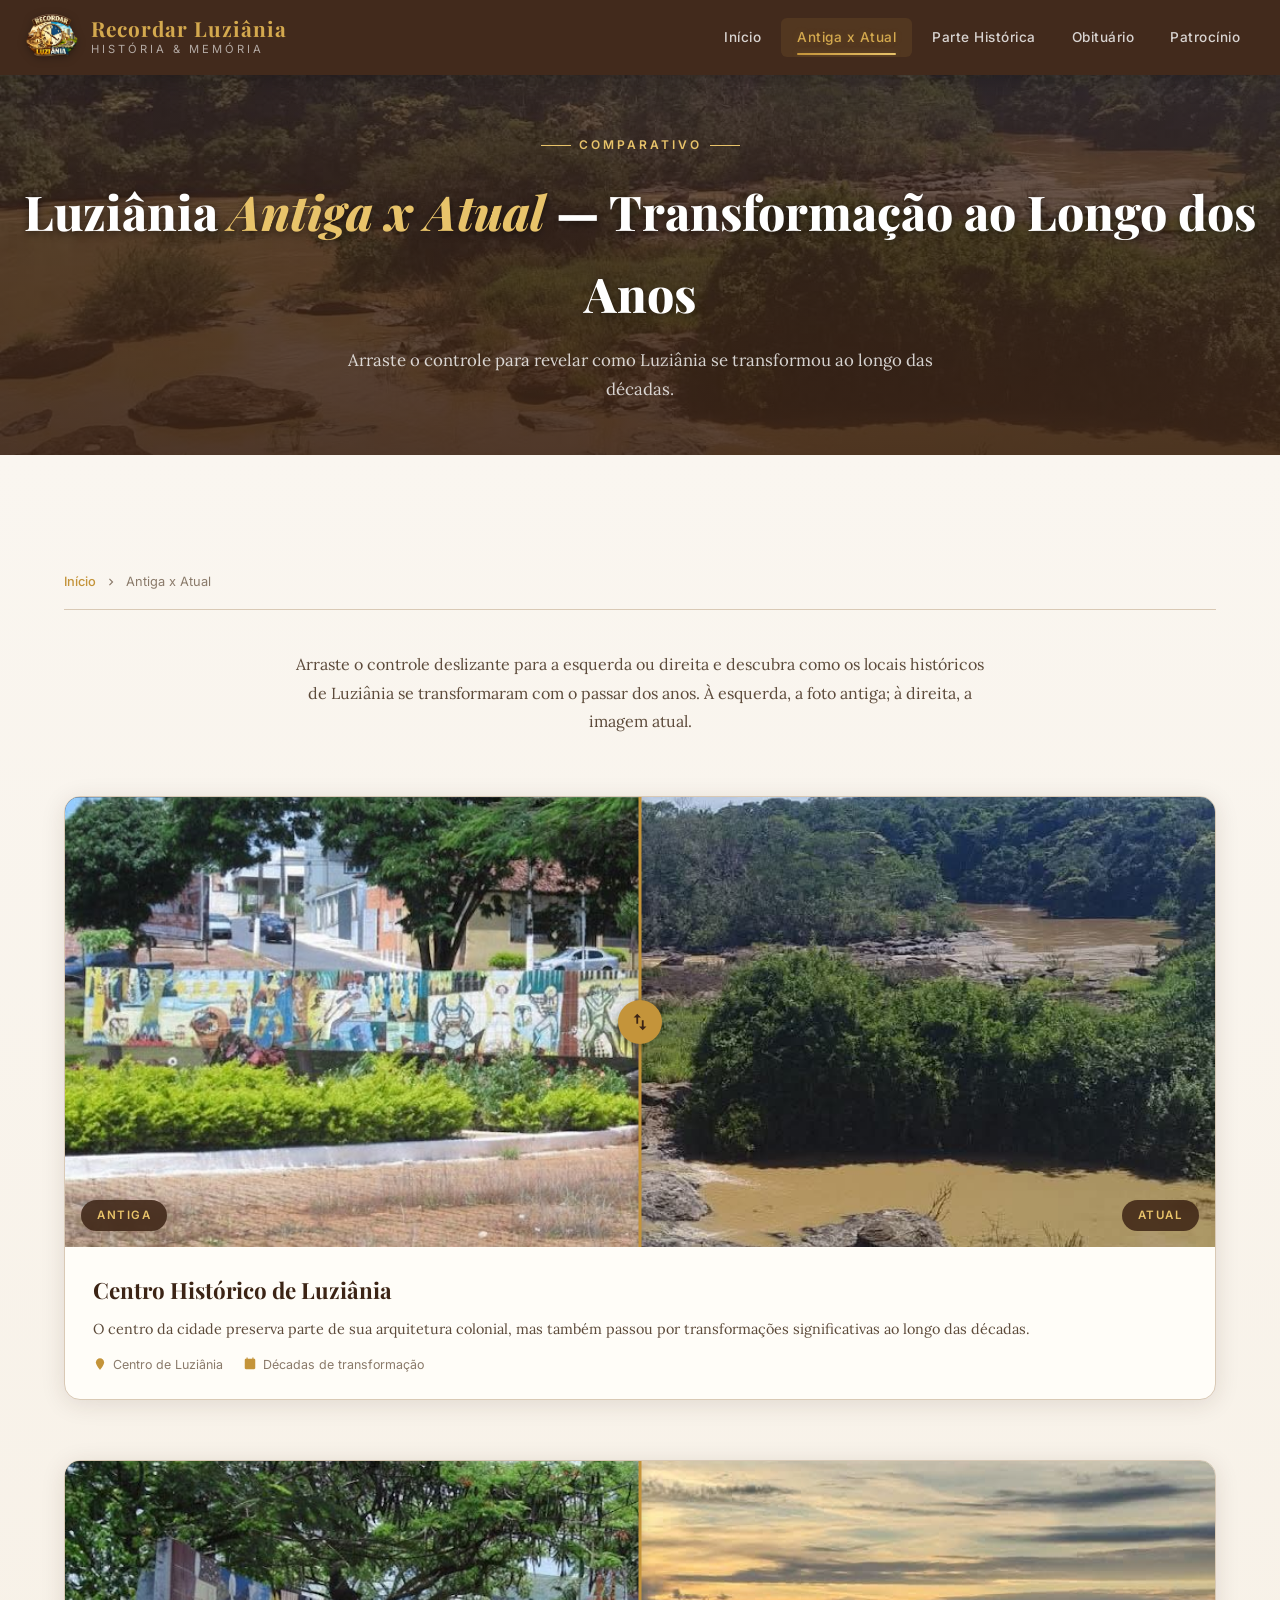
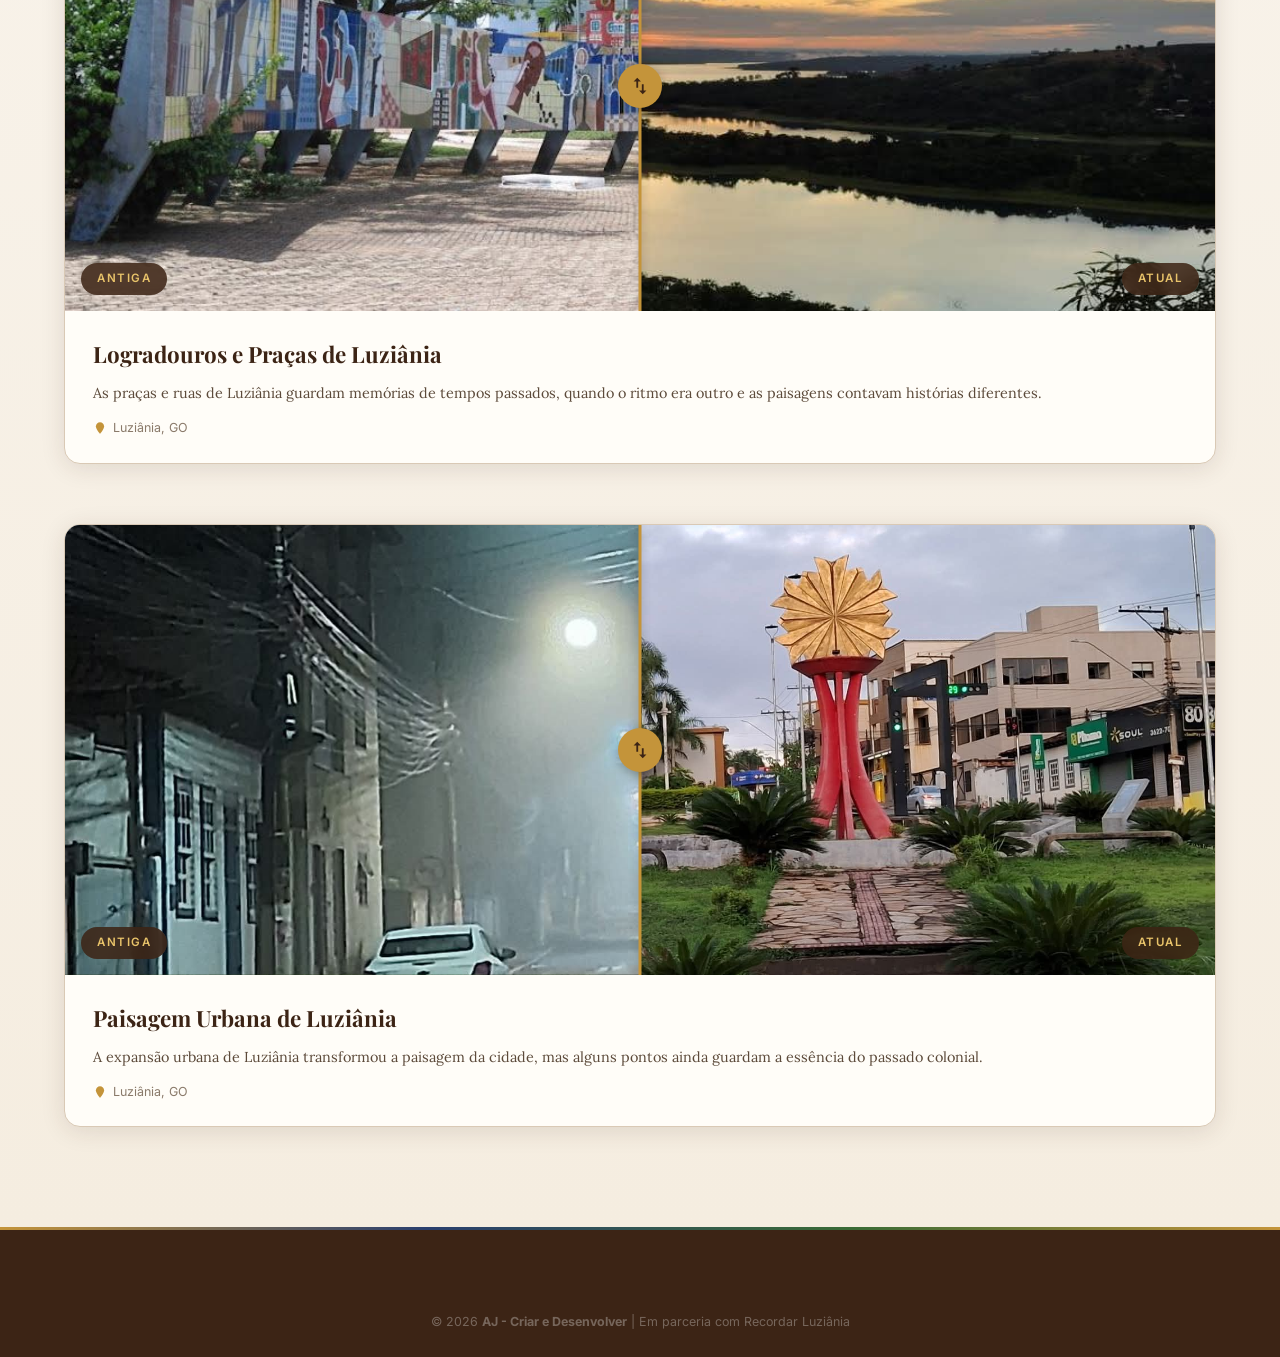
<file: antiga-x-atual.html>
<!DOCTYPE html>
<html lang="pt-BR">
<head>
  <meta charset="UTF-8">
  <meta name="viewport" content="width=device-width, initial-scale=1.0">
  <meta name="description" content="Luziânia Antiga x Atual — Compare fotos históricas de Luziânia, GO com imagens atuais. Veja a transformação da cidade ao longo dos anos. Por AJ - Criar e Desenvolver.">
  <meta name="keywords" content="Luziânia antiga, fotos históricas, comparação, antes e depois, Goiás, transformação urbana">
  <meta name="author" content="AJ - Criar e Desenvolver em parceria com Recordar Luziânia">
  <title>Luziânia Antiga x Atual — Comparação Histórica | Recordar Luziânia</title>
  <link rel="icon" type="image/png" href="imagens no site/favicon.png">
  <link rel="stylesheet" href="css/style.css">
</head>
<body>

  <!-- HEADER -->
  <header class="header scrolled" id="header">
    <div class="header-inner">
      <a href="index.html" class="header-logo">
        <picture>
          <source srcset="imagens no site/logo.webp" type="image/webp">
          <img src="imagens no site/logo.png" alt="Logo Recordar Luziânia">
        </picture>
        <div class="header-logo-text">
          <span>Recordar Luziânia</span>
          <span>História &amp; Memória</span>
        </div>
      </a>
      <nav class="nav-menu" id="navMenu">
        <a href="index.html">Início</a>
        <a href="antiga-x-atual.html" class="active">Antiga x Atual</a>
        <a href="historia.html">Parte Histórica</a>
        <a href="obtuario.html">Obituário</a>
        <a href="patrocinio.html">Patrocínio</a>
      </nav>
      <button class="menu-toggle" id="menuToggle" aria-label="Abrir menu">
        <span></span><span></span><span></span>
      </button>
    </div>
  </header>

  <!-- BANNER -->
  <section class="page-banner">
    <div class="page-banner-bg">
      <picture>
        <source media="(max-width: 768px)" srcset="imagens no site/cidade-antiga-05-mobile.webp" type="image/webp">
        <source srcset="imagens no site/cidade-antiga-05.webp" type="image/webp">
        <img src="imagens no site/cidade-antiga-05.jpg" alt="Luziânia antiga">
      </picture>
    </div>
    <div class="page-banner-overlay"></div>
    <div class="page-banner-content">
      <div class="secao-tag">Comparativo</div>
      <h1>Luziânia <span>Antiga x Atual</span> — Transformação ao Longo dos Anos</h1>
      <p>Arraste o controle para revelar como Luziânia se transformou ao longo das décadas.</p>
    </div>
  </section>

  <!-- CONTEÚDO -->
  <section class="secao secao-creme">
    <div class="container">
      <nav class="breadcrumb">
        <a href="index.html">Início</a>
        <svg viewBox="0 0 24 24"><path d="M10 6L8.59 7.41 13.17 12l-4.58 4.59L10 18l6-6z"/></svg>
        <span>Antiga x Atual</span>
      </nav>

      <p class="comparacao-intro">
        Arraste o controle deslizante para a esquerda ou direita e descubra como os 
        locais históricos de Luziânia se transformaram com o passar dos anos. 
        À esquerda, a foto antiga; à direita, a imagem atual.
      </p>

      <div class="comparacao-grid">

        <!-- COMPARAÇÃO 1: Centro Histórico -->
        <div class="comparacao-item animate-on-scroll">
          <div class="comparacao-slider" id="slider1">
            <picture>
              <source media="(max-width: 768px)" srcset="imagens no site/cidade-antiga-05-mobile.webp" type="image/webp">
              <source srcset="imagens no site/cidade-antiga-05.webp" type="image/webp">
              <img src="imagens no site/cidade-antiga-05.jpg" alt="Centro Histórico - Atual" class="img-atual">
            </picture>
            <picture>
              <source media="(max-width: 768px)" srcset="imagens no site/cidade-antiga-02-mobile.webp" type="image/webp">
              <source srcset="imagens no site/cidade-antiga-02.webp" type="image/webp">
              <img src="imagens no site/cidade-antiga-02.jpg" alt="Centro Histórico - Antiga" class="img-antiga">
            </picture>
            <div class="comparacao-slider-line"></div>
            <div class="comparacao-slider-handle">
              <svg viewBox="0 0 24 24"><path d="M9 3L5 6.99h3V14h2V6.99h3L9 3zm7 14.01V10h-2v7.01h-3L15 21l4-3.99h-3z"/></svg>
            </div>
            <span class="comparacao-label comparacao-label-antiga">Antiga</span>
            <span class="comparacao-label comparacao-label-atual">Atual</span>
          </div>
          <div class="comparacao-info">
            <h3>Centro Histórico de Luziânia</h3>
            <p>O centro da cidade preserva parte de sua arquitetura colonial, mas também passou por transformações significativas ao longo das décadas.</p>
            <div class="comparacao-meta">
              <div class="comparacao-meta-item">
                <svg viewBox="0 0 24 24"><path d="M12 2C8.13 2 5 5.13 5 9c0 5.25 7 13 7 13s7-7.75 7-13c0-3.87-3.13-7-7-7z"/></svg>
                Centro de Luziânia
              </div>
              <div class="comparacao-meta-item">
                <svg viewBox="0 0 24 24"><path d="M19 3h-1V1h-2v2H8V1H6v2H5c-1.11 0-1.99.9-1.99 2L3 19c0 1.1.89 2 2 2h14c1.1 0 2-.9 2-2V5c0-1.1-.9-2-2-2z"/></svg>
                Décadas de transformação
              </div>
            </div>
          </div>
        </div>

        <!-- COMPARAÇÃO 2 -->
        <div class="comparacao-item animate-on-scroll">
          <div class="comparacao-slider" id="slider2">
            <picture>
              <source media="(max-width: 768px)" srcset="imagens no site/cidade-antiga-06-mobile.webp" type="image/webp">
              <source srcset="imagens no site/cidade-antiga-06.webp" type="image/webp">
              <img src="imagens no site/cidade-antiga-06.jpg" alt="Praça - Atual" class="img-atual">
            </picture>
            <picture>
              <source media="(max-width: 768px)" srcset="imagens no site/cidade-antiga-03-mobile.webp" type="image/webp">
              <source srcset="imagens no site/cidade-antiga-03.webp" type="image/webp">
              <img src="imagens no site/cidade-antiga-03.jpg" alt="Praça - Antiga" class="img-antiga">
            </picture>
            <div class="comparacao-slider-line"></div>
            <div class="comparacao-slider-handle">
              <svg viewBox="0 0 24 24"><path d="M9 3L5 6.99h3V14h2V6.99h3L9 3zm7 14.01V10h-2v7.01h-3L15 21l4-3.99h-3z"/></svg>
            </div>
            <span class="comparacao-label comparacao-label-antiga">Antiga</span>
            <span class="comparacao-label comparacao-label-atual">Atual</span>
          </div>
          <div class="comparacao-info">
            <h3>Logradouros e Praças de Luziânia</h3>
            <p>As praças e ruas de Luziânia guardam memórias de tempos passados, quando o ritmo era outro e as paisagens contavam histórias diferentes.</p>
            <div class="comparacao-meta">
              <div class="comparacao-meta-item">
                <svg viewBox="0 0 24 24"><path d="M12 2C8.13 2 5 5.13 5 9c0 5.25 7 13 7 13s7-7.75 7-13c0-3.87-3.13-7-7-7z"/></svg>
                Luziânia, GO
              </div>
            </div>
          </div>
        </div>

        <!-- COMPARAÇÃO 3 -->
        <div class="comparacao-item animate-on-scroll">
          <div class="comparacao-slider" id="slider3">
            <picture>
              <source media="(max-width: 768px)" srcset="imagens no site/cidade-antiga-07-mobile.webp" type="image/webp">
              <source srcset="imagens no site/cidade-antiga-07.webp" type="image/webp">
              <img src="imagens no site/cidade-antiga-07.jpg" alt="Vista Panorâmica - Atual" class="img-atual">
            </picture>
            <picture>
              <source media="(max-width: 768px)" srcset="imagens no site/cidade-antiga-04-mobile.webp" type="image/webp">
              <source srcset="imagens no site/cidade-antiga-04.webp" type="image/webp">
              <img src="imagens no site/cidade-antiga-04.jpg" alt="Vista Panorâmica - Antiga" class="img-antiga">
            </picture>
            <div class="comparacao-slider-line"></div>
            <div class="comparacao-slider-handle">
              <svg viewBox="0 0 24 24"><path d="M9 3L5 6.99h3V14h2V6.99h3L9 3zm7 14.01V10h-2v7.01h-3L15 21l4-3.99h-3z"/></svg>
            </div>
            <span class="comparacao-label comparacao-label-antiga">Antiga</span>
            <span class="comparacao-label comparacao-label-atual">Atual</span>
          </div>
          <div class="comparacao-info">
            <h3>Paisagem Urbana de Luziânia</h3>
            <p>A expansão urbana de Luziânia transformou a paisagem da cidade, mas alguns pontos ainda guardam a essência do passado colonial.</p>
            <div class="comparacao-meta">
              <div class="comparacao-meta-item">
                <svg viewBox="0 0 24 24"><path d="M12 2C8.13 2 5 5.13 5 9c0 5.25 7 13 7 13s7-7.75 7-13c0-3.87-3.13-7-7-7z"/></svg>
                Luziânia, GO
              </div>
            </div>
          </div>
        </div>

      </div>
    </div>
  </section>

  <!-- FOOTER -->
  <footer class="footer">
    <div class="container">
      <div class="footer-bottom" style="border-top: none;">
        <p>&copy; 2026 <strong>AJ - Criar e Desenvolver</strong> | Em parceria com Recordar Luziânia</p>
      </div>
    </div>
  </footer>

  <script>
    // Menu mobile
    document.getElementById('menuToggle').addEventListener('click', () => {
      document.getElementById('menuToggle').classList.toggle('active');
      document.getElementById('navMenu').classList.toggle('active');
    });

    // Animação ao scroll
    const observer = new IntersectionObserver((entries) => {
      entries.forEach(entry => {
        if (entry.isIntersecting) entry.target.classList.add('visible');
      });
    }, { threshold: 0.15 });
    document.querySelectorAll('.animate-on-scroll').forEach(el => observer.observe(el));

    // ── Slider de Comparação ──
    document.querySelectorAll('.comparacao-slider').forEach(slider => {
      let isDragging = false;

      function updateSlider(slider, x) {
        const rect = slider.getBoundingClientRect();
        let pos = ((x - rect.left) / rect.width) * 100;
        pos = Math.max(5, Math.min(95, pos));

        const imgAntiga = slider.querySelector('.img-antiga');
        const line = slider.querySelector('.comparacao-slider-line');
        const handle = slider.querySelector('.comparacao-slider-handle');

        imgAntiga.style.clipPath = `inset(0 ${100 - pos}% 0 0)`;
        line.style.left = pos + '%';
        handle.style.left = pos + '%';
      }

      slider.addEventListener('mousedown', (e) => {
        isDragging = true;
        updateSlider(slider, e.clientX);
      });

      document.addEventListener('mousemove', (e) => {
        if (isDragging) updateSlider(slider, e.clientX);
      });

      document.addEventListener('mouseup', () => {
        isDragging = false;
      });

      // Touch
      slider.addEventListener('touchstart', (e) => {
        isDragging = true;
        updateSlider(slider, e.touches[0].clientX);
      });

      slider.addEventListener('touchmove', (e) => {
        if (isDragging) {
          e.preventDefault();
          updateSlider(slider, e.touches[0].clientX);
        }
      });

      slider.addEventListener('touchend', () => {
        isDragging = false;
      });
    });
  </script>

</body>
</html>
</file>
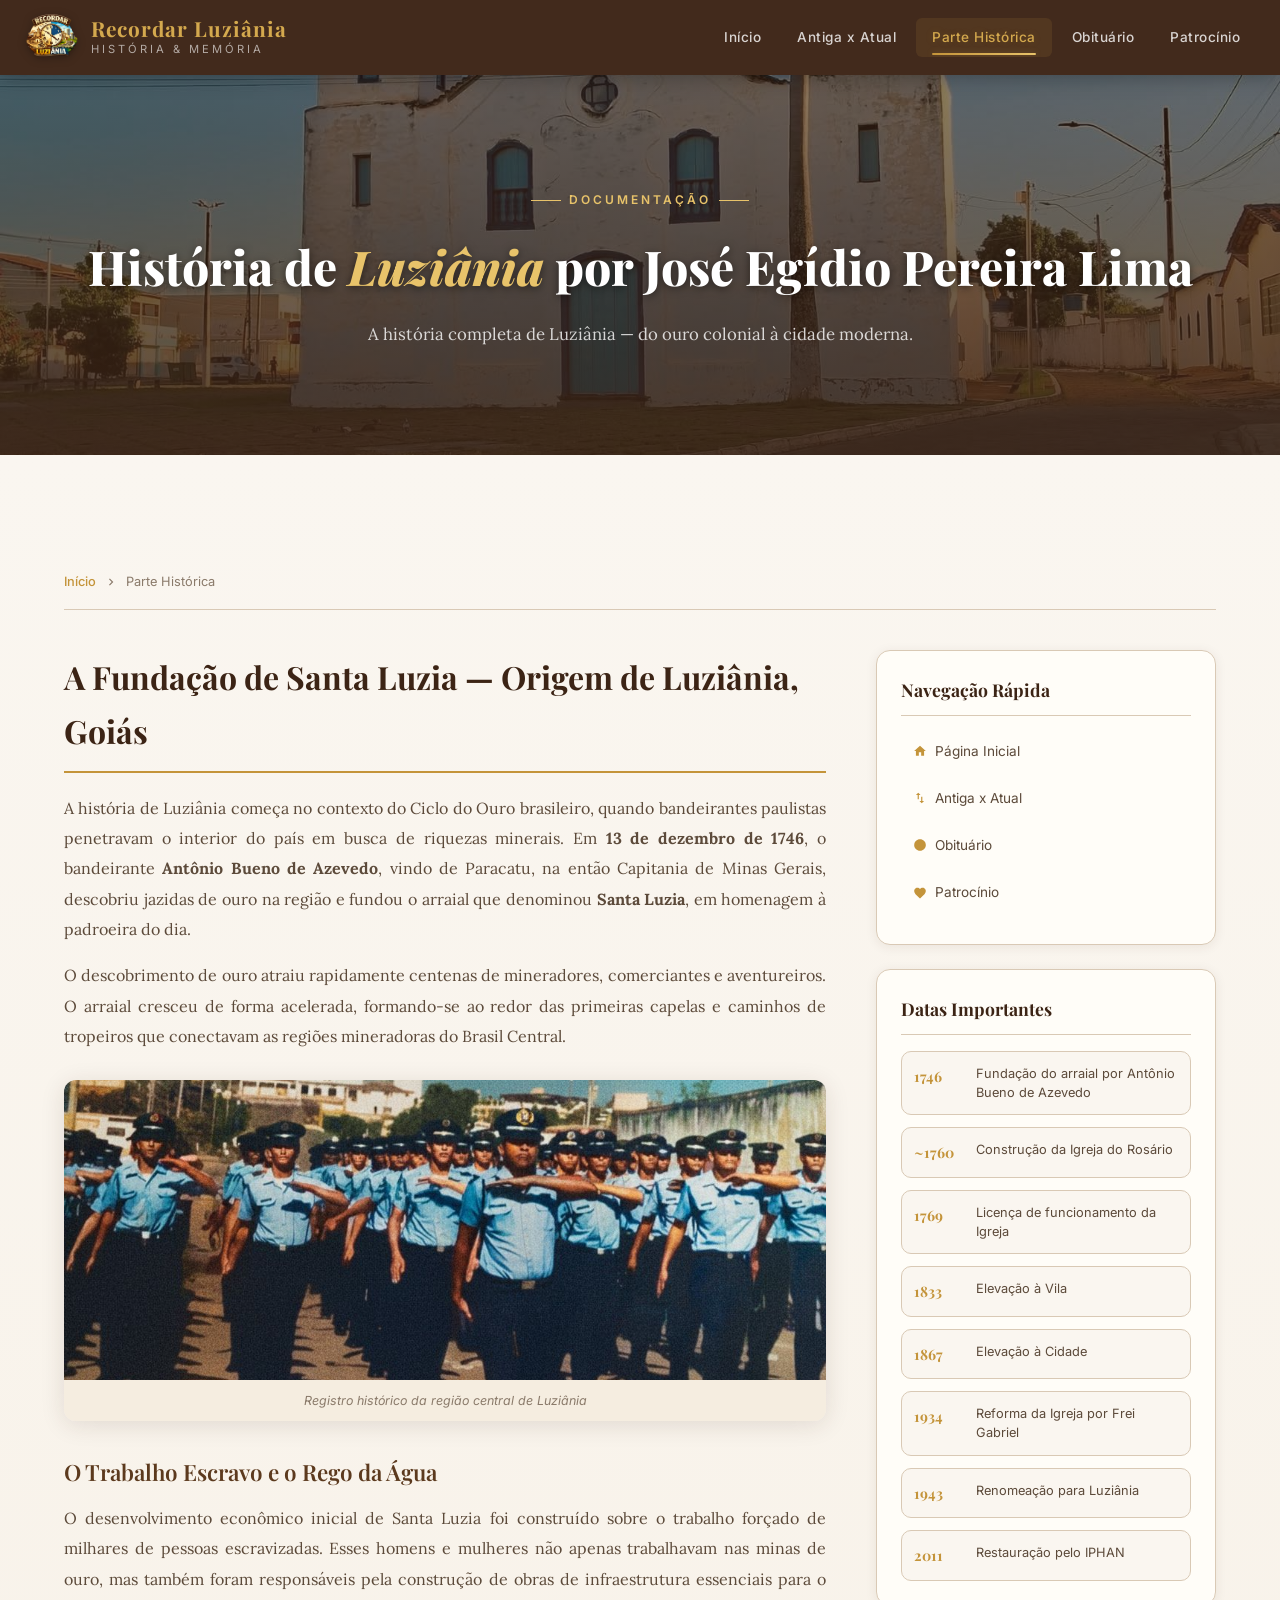
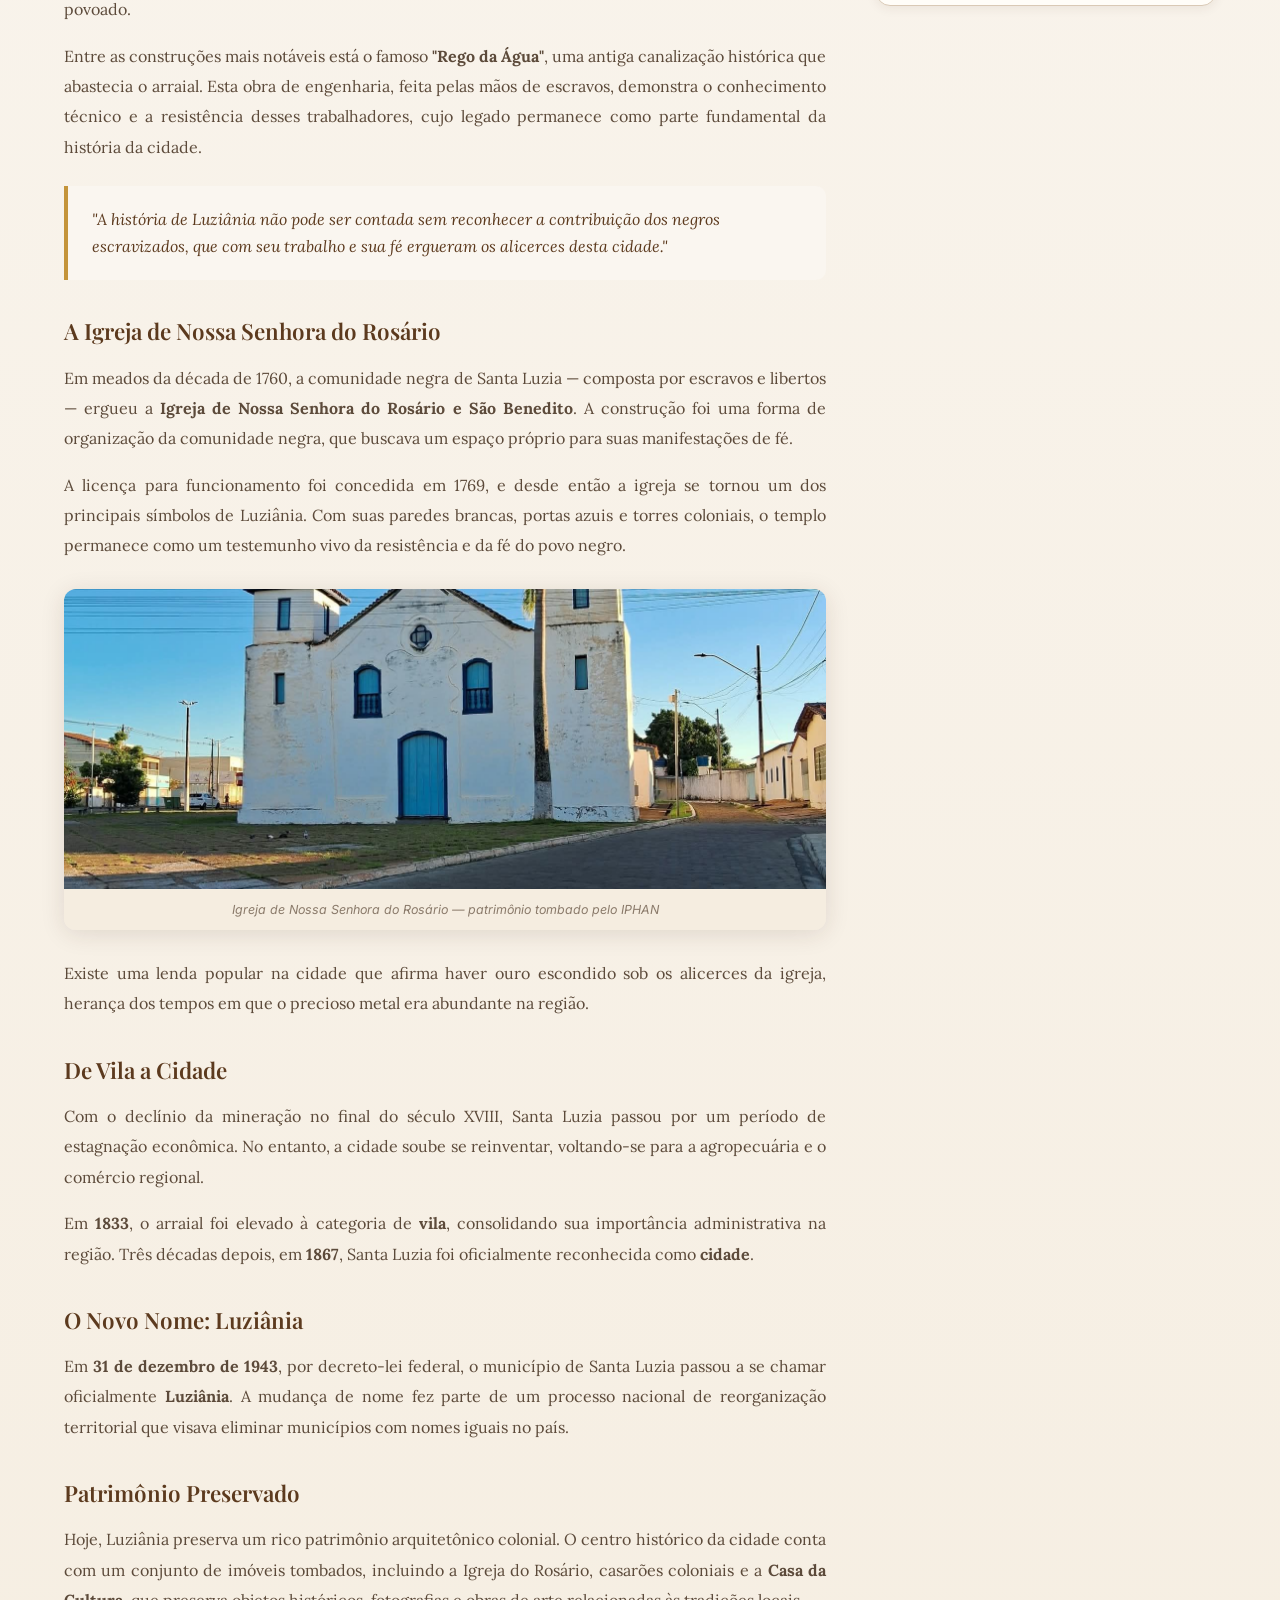
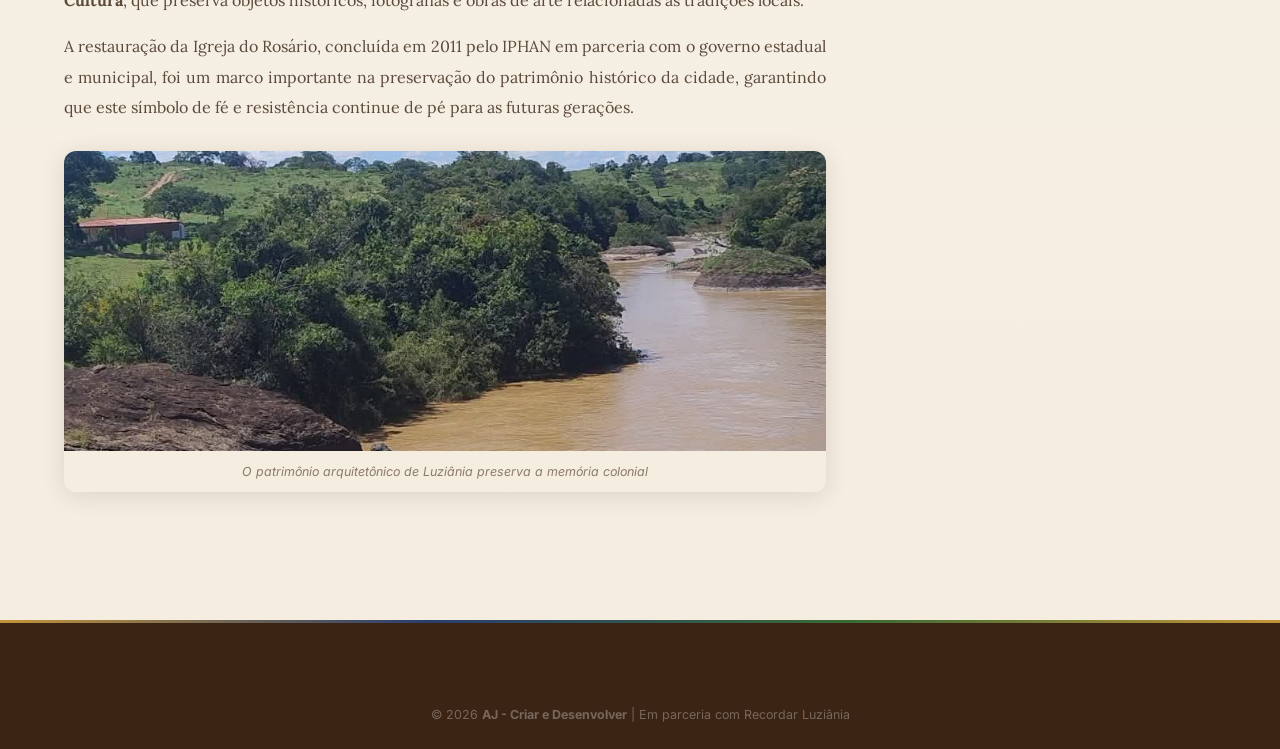
<file: historia.html>
<!DOCTYPE html>
<html lang="pt-BR">
<head>
  <meta charset="UTF-8">
  <meta name="viewport" content="width=device-width, initial-scale=1.0">
  <meta name="description" content="História de Luziânia, Goiás — Da fundação em 1746 por Antônio Bueno de Azevedo aos dias atuais. Patrimônios, Igreja do Rosário e cultura luzianiense. Por AJ - Criar e Desenvolver.">
  <meta name="keywords" content="história de Luziânia, Goiás, fundação, Santa Luzia, Igreja do Rosário, patrimônio, IPHAN, AJ Criar e Desenvolver">
  <meta name="author" content="AJ - Criar e Desenvolver em parceria com Recordar Luziânia">
  <title>História de Luziânia, GO — Fundação, Patrimônios e Cultura | Recordar Luziânia</title>
  <link rel="icon" type="image/png" href="imagens no site/favicon.png">
  <link rel="stylesheet" href="css/style.css">
</head>
<body>

  <!-- HEADER -->
  <header class="header scrolled" id="header">
    <div class="header-inner">
      <a href="index.html" class="header-logo">
        <picture>
          <source srcset="imagens no site/logo.webp" type="image/webp">
          <img src="imagens no site/logo.png" alt="Logo Recordar Luziânia">
        </picture>
        <div class="header-logo-text">
          <span>Recordar Luziânia</span>
          <span>História &amp; Memória</span>
        </div>
      </a>
      <nav class="nav-menu" id="navMenu">
        <a href="index.html">Início</a>
        <a href="antiga-x-atual.html">Antiga x Atual</a>
        <a href="historia.html" class="active">Parte Histórica</a>
        <a href="obtuario.html">Obituário</a>
        <a href="patrocinio.html">Patrocínio</a>
      </nav>
      <button class="menu-toggle" id="menuToggle" aria-label="Abrir menu">
        <span></span><span></span><span></span>
      </button>
    </div>
  </header>

  <!-- BANNER -->
  <section class="page-banner">
    <div class="page-banner-bg">
      <picture>
        <source media="(max-width: 768px)" srcset="imagens no site/igreja-rosario-mobile.webp" type="image/webp">
        <source srcset="imagens no site/igreja-rosario.webp" type="image/webp">
        <img src="imagens no site/igreja-rosario.jpg" alt="Igreja do Rosário de Luziânia">
      </picture>
    </div>
    <div class="page-banner-overlay"></div>
    <div class="page-banner-content">
      <div class="secao-tag">Documentação</div>
      <h1>História de <span>Luziânia</span> por José Egídio Pereira Lima</h1>
      <p>A história completa de Luziânia — do ouro colonial à cidade moderna.</p>
    </div>
  </section>

  <!-- CONTEÚDO -->
  <section class="secao secao-creme">
    <div class="container">
      <nav class="breadcrumb">
        <a href="index.html">Início</a>
        <svg viewBox="0 0 24 24"><path d="M10 6L8.59 7.41 13.17 12l-4.58 4.59L10 18l6-6z"/></svg>
        <span>Parte Histórica</span>
      </nav>

      <div class="historia-conteudo">
        <!-- ARTIGO PRINCIPAL -->
        <article class="historia-artigo animate-on-scroll">
          <h2>A Fundação de Santa Luzia — Origem de Luziânia, Goiás</h2>

          <p>
            A história de Luziânia começa no contexto do Ciclo do Ouro brasileiro, 
            quando bandeirantes paulistas penetravam o interior do país em busca de 
            riquezas minerais. Em <strong>13 de dezembro de 1746</strong>, o bandeirante 
            <strong>Antônio Bueno de Azevedo</strong>, vindo de Paracatu, na então Capitania 
            de Minas Gerais, descobriu jazidas de ouro na região e fundou o arraial que 
            denominou <strong>Santa Luzia</strong>, em homenagem à padroeira do dia.
          </p>

          <p>
            O descobrimento de ouro atraiu rapidamente centenas de mineradores, 
            comerciantes e aventureiros. O arraial cresceu de forma acelerada, 
            formando-se ao redor das primeiras capelas e caminhos de tropeiros 
            que conectavam as regiões mineradoras do Brasil Central.
          </p>

          <figure class="img-contexto">
            <picture>
              <source media="(max-width: 768px)" srcset="imagens no site/cidade-antiga-01-mobile.webp" type="image/webp">
              <source srcset="imagens no site/cidade-antiga-01.webp" type="image/webp">
              <img src="imagens no site/cidade-antiga-01.jpg" alt="Vista histórica de Luziânia" class="foto-fade-in">
            </picture>
            <figcaption>Registro histórico da região central de Luziânia</figcaption>
          </figure>

          <h3>O Trabalho Escravo e o Rego da Água</h3>

          <p>
            O desenvolvimento econômico inicial de Santa Luzia foi construído sobre 
            o trabalho forçado de milhares de pessoas escravizadas. Esses homens e 
            mulheres não apenas trabalhavam nas minas de ouro, mas também foram 
            responsáveis pela construção de obras de infraestrutura essenciais para 
            o povoado.
          </p>

          <p>
            Entre as construções mais notáveis está o famoso <strong>"Rego da Água"</strong>, 
            uma antiga canalização histórica que abastecia o arraial. Esta obra de 
            engenharia, feita pelas mãos de escravos, demonstra o conhecimento técnico 
            e a resistência desses trabalhadores, cujo legado permanece como parte 
            fundamental da história da cidade.
          </p>

          <blockquote>
            "A história de Luziânia não pode ser contada sem reconhecer a 
            contribuição dos negros escravizados, que com seu trabalho e 
            sua fé ergueram os alicerces desta cidade."
          </blockquote>

          <h3>A Igreja de Nossa Senhora do Rosário</h3>

          <p>
            Em meados da década de 1760, a comunidade negra de Santa Luzia — 
            composta por escravos e libertos — ergueu a <strong>Igreja de Nossa 
            Senhora do Rosário e São Benedito</strong>. A construção foi uma forma 
            de organização da comunidade negra, que buscava um espaço próprio 
            para suas manifestações de fé.
          </p>

          <p>
            A licença para funcionamento foi concedida em 1769, e desde então 
            a igreja se tornou um dos principais símbolos de Luziânia. Com suas 
            paredes brancas, portas azuis e torres coloniais, o templo permanece 
            como um testemunho vivo da resistência e da fé do povo negro.
          </p>

          <figure class="img-contexto">
            <picture>
              <source media="(max-width: 768px)" srcset="imagens no site/igreja-rosario-mobile.webp" type="image/webp">
              <source srcset="imagens no site/igreja-rosario.webp" type="image/webp">
              <img src="imagens no site/igreja-rosario.jpg" alt="Igreja do Rosário de Luziânia" class="foto-fade-in">
            </picture>
            <figcaption>Igreja de Nossa Senhora do Rosário — patrimônio tombado pelo IPHAN</figcaption>
          </figure>

          <p>
            Existe uma lenda popular na cidade que afirma haver ouro escondido 
            sob os alicerces da igreja, herança dos tempos em que o precioso 
            metal era abundante na região.
          </p>

          <h3>De Vila a Cidade</h3>

          <p>
            Com o declínio da mineração no final do século XVIII, Santa Luzia 
            passou por um período de estagnação econômica. No entanto, a cidade 
            soube se reinventar, voltando-se para a agropecuária e o comércio 
            regional.
          </p>

          <p>
            Em <strong>1833</strong>, o arraial foi elevado à categoria de <strong>vila</strong>, 
            consolidando sua importância administrativa na região. Três décadas depois, 
            em <strong>1867</strong>, Santa Luzia foi oficialmente reconhecida como 
            <strong>cidade</strong>.
          </p>

          <h3>O Novo Nome: Luziânia</h3>

          <p>
            Em <strong>31 de dezembro de 1943</strong>, por decreto-lei federal, 
            o município de Santa Luzia passou a se chamar oficialmente 
            <strong>Luziânia</strong>. A mudança de nome fez parte de um processo 
            nacional de reorganização territorial que visava eliminar municípios 
            com nomes iguais no país.
          </p>

          <h3>Patrimônio Preservado</h3>

          <p>
            Hoje, Luziânia preserva um rico patrimônio arquitetônico colonial. 
            O centro histórico da cidade conta com um conjunto de imóveis tombados, 
            incluindo a Igreja do Rosário, casarões coloniais e a <strong>Casa da 
            Cultura</strong>, que preserva objetos históricos, fotografias e obras 
            de arte relacionadas às tradições locais.
          </p>

          <p>
            A restauração da Igreja do Rosário, concluída em 2011 pelo IPHAN em 
            parceria com o governo estadual e municipal, foi um marco importante 
            na preservação do patrimônio histórico da cidade, garantindo que este 
            símbolo de fé e resistência continue de pé para as futuras gerações.
          </p>

          <figure class="img-contexto">
            <picture>
              <source media="(max-width: 768px)" srcset="imagens no site/cidade-antiga-09-mobile.webp" type="image/webp">
              <source srcset="imagens no site/cidade-antiga-09.webp" type="image/webp">
              <img src="imagens no site/cidade-antiga-09.jpg" alt="Patrimônio de Luziânia" class="foto-fade-in">
            </picture>
            <figcaption>O patrimônio arquitetônico de Luziânia preserva a memória colonial</figcaption>
          </figure>
        </article>

        <!-- SIDEBAR -->
        <aside class="historia-sidebar">
          <div class="historia-sidebar-card">
            <h4>Navegação Rápida</h4>
            <ul>
              <li>
                <a href="index.html">
                  <svg viewBox="0 0 24 24"><path d="M10 20v-6h4v6h5v-8h3L12 3 2 12h3v8z"/></svg>
                  Página Inicial
                </a>
              </li>
              <li>
                <a href="antiga-x-atual.html">
                  <svg viewBox="0 0 24 24"><path d="M9 3L5 6.99h3V14h2V6.99h3L9 3zm7 14.01V10h-2v7.01h-3L15 21l4-3.99h-3z"/></svg>
                  Antiga x Atual
                </a>
              </li>
              <li>
                <a href="obtuario.html">
                  <svg viewBox="0 0 24 24"><path d="M12 2C6.47 2 2 6.47 2 12s4.47 10 10 10 10-4.47 10-10S17.53 2 12 2z"/></svg>
                  Obituário
                </a>
              </li>
              <li>
                <a href="patrocinio.html">
                  <svg viewBox="0 0 24 24"><path d="M12 21.35l-1.45-1.32C5.4 15.36 2 12.28 2 8.5 2 5.42 4.42 3 7.5 3c1.74 0 3.41.81 4.5 2.09C13.09 3.81 14.76 3 16.5 3 19.58 3 22 5.42 22 8.5c0 3.78-3.4 6.86-8.55 11.54L12 21.35z"/></svg>
                  Patrocínio
                </a>
              </li>
            </ul>
          </div>

          <div class="historia-sidebar-card">
            <h4>Datas Importantes</h4>
            <div class="historia-fatos">
              <div class="historia-fato">
                <span class="historia-fato-ano">1746</span>
                <span class="historia-fato-texto">Fundação do arraial por Antônio Bueno de Azevedo</span>
              </div>
              <div class="historia-fato">
                <span class="historia-fato-ano">~1760</span>
                <span class="historia-fato-texto">Construção da Igreja do Rosário</span>
              </div>
              <div class="historia-fato">
                <span class="historia-fato-ano">1769</span>
                <span class="historia-fato-texto">Licença de funcionamento da Igreja</span>
              </div>
              <div class="historia-fato">
                <span class="historia-fato-ano">1833</span>
                <span class="historia-fato-texto">Elevação à Vila</span>
              </div>
              <div class="historia-fato">
                <span class="historia-fato-ano">1867</span>
                <span class="historia-fato-texto">Elevação à Cidade</span>
              </div>
              <div class="historia-fato">
                <span class="historia-fato-ano">1934</span>
                <span class="historia-fato-texto">Reforma da Igreja por Frei Gabriel</span>
              </div>
              <div class="historia-fato">
                <span class="historia-fato-ano">1943</span>
                <span class="historia-fato-texto">Renomeação para Luziânia</span>
              </div>
              <div class="historia-fato">
                <span class="historia-fato-ano">2011</span>
                <span class="historia-fato-texto">Restauração pelo IPHAN</span>
              </div>
            </div>
          </div>
        </aside>
      </div>
    </div>
  </section>

  <!-- FOOTER -->
  <footer class="footer">
    <div class="container">
      <div class="footer-bottom" style="border-top: none;">
        <p>&copy; 2026 <strong>AJ - Criar e Desenvolver</strong> | Em parceria com Recordar Luziânia</p>
      </div>
    </div>
  </footer>

  <script>
    document.getElementById('menuToggle').addEventListener('click', () => {
      document.getElementById('menuToggle').classList.toggle('active');
      document.getElementById('navMenu').classList.toggle('active');
    });
    const observer = new IntersectionObserver((entries) => {
      entries.forEach(entry => {
        if (entry.isIntersecting) entry.target.classList.add('visible');
      });
    }, { threshold: 0.15 });
    document.querySelectorAll('.animate-on-scroll').forEach(el => observer.observe(el));

    // Fade-in fotos
    const fotoObserver = new IntersectionObserver((entries) => {
      entries.forEach(entry => {
        if (entry.isIntersecting) { entry.target.classList.add('loaded'); fotoObserver.unobserve(entry.target); }
      });
    }, { threshold: 0.1 });
    document.querySelectorAll('.foto-fade-in').forEach(img => {
      if (img.complete) img.classList.add('loaded');
      else { img.addEventListener('load', () => fotoObserver.observe(img)); fotoObserver.observe(img); }
    });
  </script>

</body>
</html>
</file>
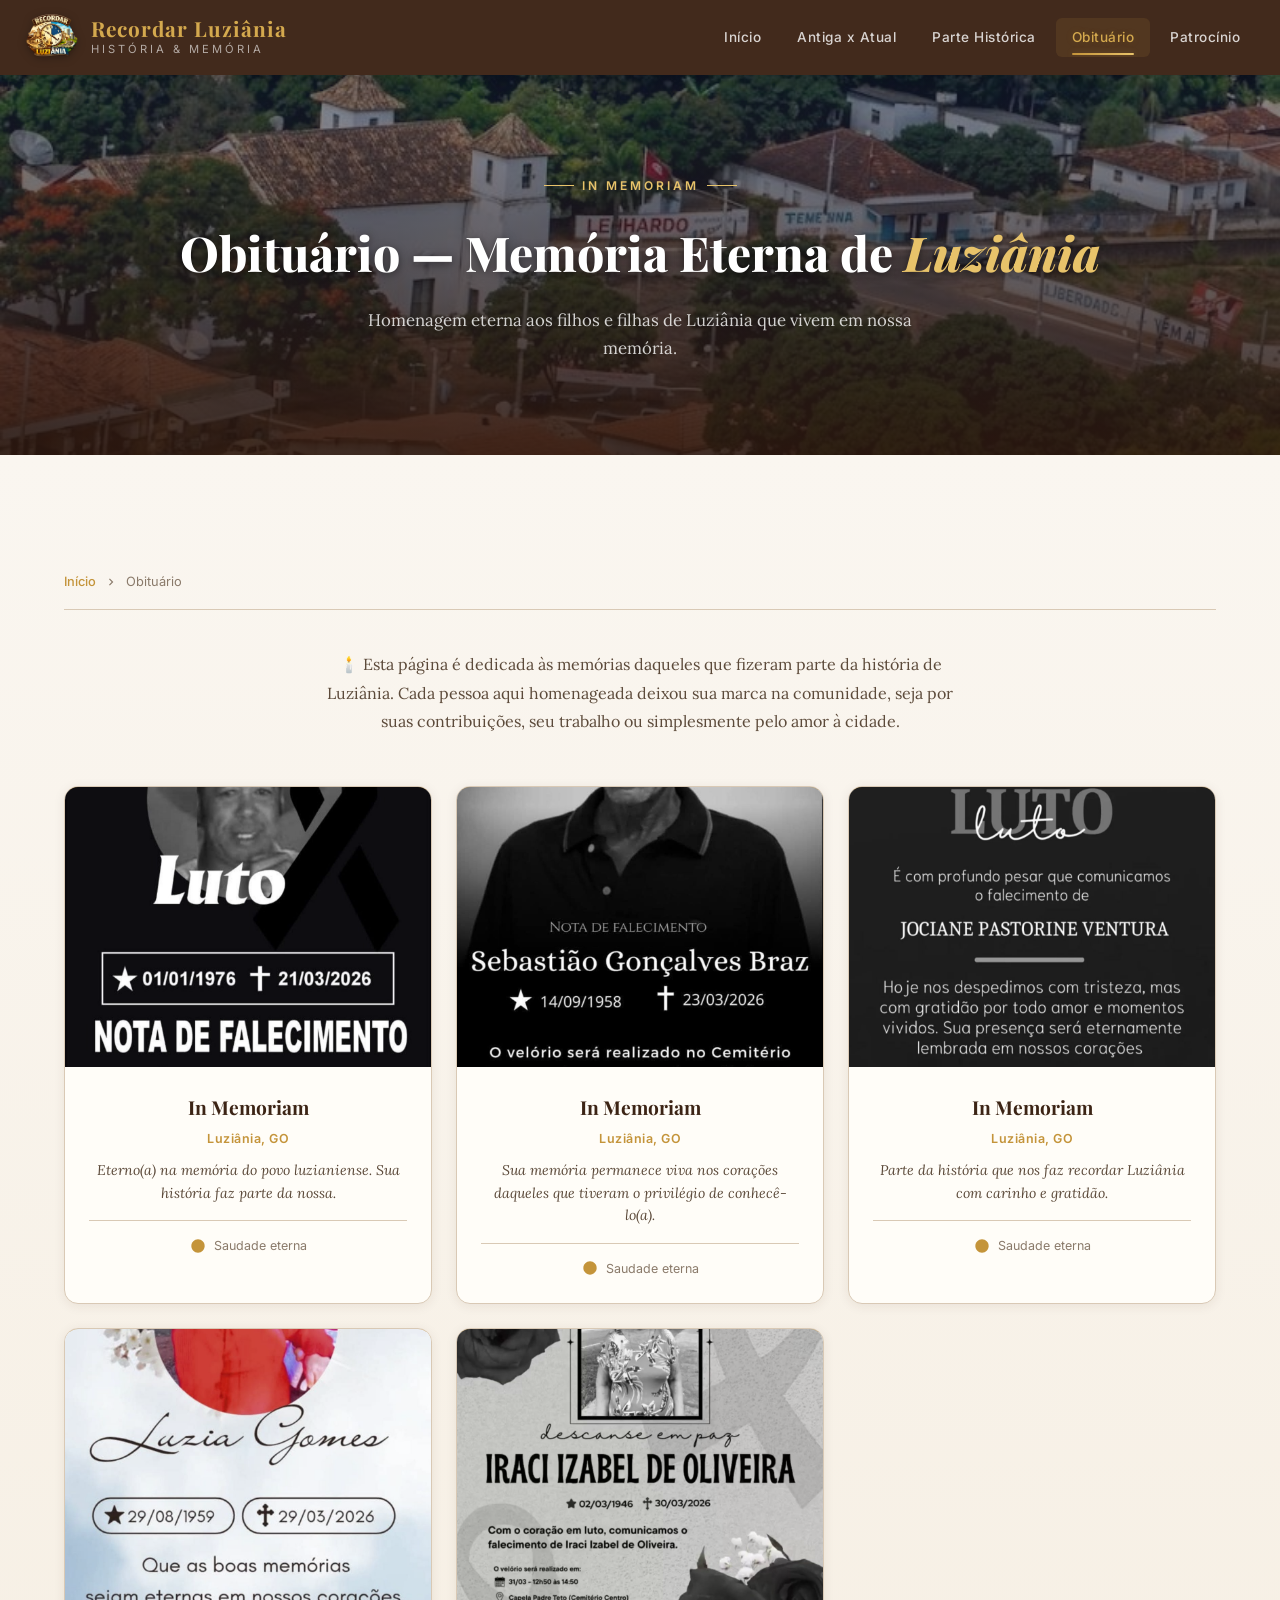
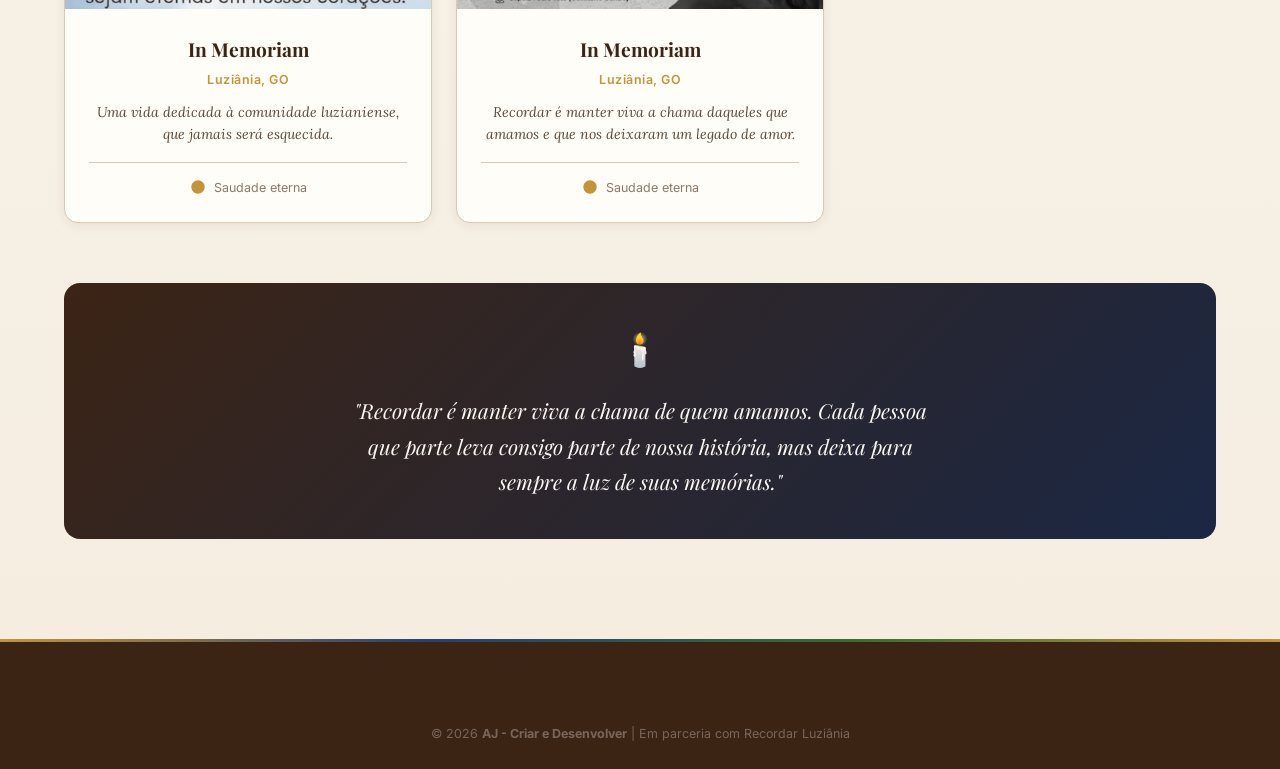
<file: obtuario.html>
<!DOCTYPE html>
<html lang="pt-BR">
<head>
  <meta charset="UTF-8">
  <meta name="viewport" content="width=device-width, initial-scale=1.0">
  <meta name="description" content="Obituário de Luziânia — In Memoriam. Homenagem aos luzianienses que partiram, mas que permanecem eternos na memória da cidade. Por AJ - Criar e Desenvolver.">
  <meta name="keywords" content="obituário Luziânia, homenagem, memória, luzianienses, Goiás">
  <meta name="author" content="AJ - Criar e Desenvolver em parceria com Recordar Luziânia">
  <title>Obituário de Luziânia — In Memoriam | Recordar Luziânia</title>
  <link rel="icon" type="image/png" href="imagens no site/favicon.png">
  <link rel="stylesheet" href="css/style.css">
</head>
<body>

  <!-- HEADER -->
  <header class="header scrolled" id="header">
    <div class="header-inner">
      <a href="index.html" class="header-logo">
        <picture>
          <source srcset="imagens no site/logo.webp" type="image/webp">
          <img src="imagens no site/logo.png" alt="Logo Recordar Luziânia">
        </picture>
        <div class="header-logo-text">
          <span>Recordar Luziânia</span>
          <span>História &amp; Memória</span>
        </div>
      </a>
      <nav class="nav-menu" id="navMenu">
        <a href="index.html">Início</a>
        <a href="antiga-x-atual.html">Antiga x Atual</a>
        <a href="historia.html">Parte Histórica</a>
        <a href="obtuario.html" class="active">Obituário</a>
        <a href="patrocinio.html">Patrocínio</a>
      </nav>
      <button class="menu-toggle" id="menuToggle" aria-label="Abrir menu">
        <span></span><span></span><span></span>
      </button>
    </div>
  </header>

  <!-- BANNER -->
  <section class="page-banner">
    <div class="page-banner-bg">
      <picture>
        <source media="(max-width: 768px)" srcset="imagens no site/cidade-antiga-08-mobile.webp" type="image/webp">
        <source srcset="imagens no site/cidade-antiga-08.webp" type="image/webp">
        <img src="imagens no site/cidade-antiga-08.jpg" alt="Luziânia antiga">
      </picture>
    </div>
    <div class="page-banner-overlay" style="background: linear-gradient(180deg, rgba(26, 39, 68, 0.5) 0%, rgba(44, 24, 16, 0.9) 100%);"></div>
    <div class="page-banner-content">
      <div class="secao-tag">In Memoriam</div>
      <h1>Obituário — Memória Eterna de <span>Luziânia</span></h1>
      <p>Homenagem eterna aos filhos e filhas de Luziânia que vivem em nossa memória.</p>
    </div>
  </section>

  <!-- CONTEÚDO -->
  <section class="secao secao-creme">
    <div class="container">
      <nav class="breadcrumb">
        <a href="index.html">Início</a>
        <svg viewBox="0 0 24 24"><path d="M10 6L8.59 7.41 13.17 12l-4.58 4.59L10 18l6-6z"/></svg>
        <span>Obituário</span>
      </nav>

      <div class="obtuario-intro animate-on-scroll">
        <p>
          🕯️ Esta página é dedicada às memórias daqueles que fizeram parte da 
          história de Luziânia. Cada pessoa aqui homenageada deixou sua marca 
          na comunidade, seja por suas contribuições, seu trabalho ou 
          simplesmente pelo amor à cidade.
        </p>
      </div>

      <div class="obtuario-grid">

        <div class="obtuario-card animate-on-scroll">
          <div class="obtuario-card-img">
            <picture>
              <source media="(max-width: 768px)" srcset="imagens no site/obtuario-01-mobile.webp" type="image/webp">
              <source srcset="imagens no site/obtuario-01.webp" type="image/webp">
              <img src="imagens no site/obtuario-01.jpg" alt="Homenageado" loading="lazy" class="foto-fade-in">
            </picture>
          </div>
          <div class="obtuario-card-body">
            <h3>In Memoriam</h3>
            <div class="obtuario-card-datas">Luziânia, GO</div>
            <p>Eterno(a) na memória do povo luzianiense. Sua história faz parte da nossa.</p>
            <div class="obtuario-vela">
              <svg viewBox="0 0 24 24"><path d="M12 2C6.47 2 2 6.47 2 12s4.47 10 10 10 10-4.47 10-10S17.53 2 12 2z"/></svg>
              Saudade eterna
            </div>
          </div>
        </div>

        <div class="obtuario-card animate-on-scroll">
          <div class="obtuario-card-img">
            <picture>
              <source media="(max-width: 768px)" srcset="imagens no site/obtuario-02-mobile.webp" type="image/webp">
              <source srcset="imagens no site/obtuario-02.webp" type="image/webp">
              <img src="imagens no site/obtuario-02.jpg" alt="Homenageado" loading="lazy" class="foto-fade-in">
            </picture>
          </div>
          <div class="obtuario-card-body">
            <h3>In Memoriam</h3>
            <div class="obtuario-card-datas">Luziânia, GO</div>
            <p>Sua memória permanece viva nos corações daqueles que tiveram o privilégio de conhecê-lo(a).</p>
            <div class="obtuario-vela">
              <svg viewBox="0 0 24 24"><path d="M12 2C6.47 2 2 6.47 2 12s4.47 10 10 10 10-4.47 10-10S17.53 2 12 2z"/></svg>
              Saudade eterna
            </div>
          </div>
        </div>

        <div class="obtuario-card animate-on-scroll">
          <div class="obtuario-card-img">
            <picture>
              <source media="(max-width: 768px)" srcset="imagens no site/obtuario-03-mobile.webp" type="image/webp">
              <source srcset="imagens no site/obtuario-03.webp" type="image/webp">
              <img src="imagens no site/obtuario-03.jpg" alt="Homenageado" loading="lazy" class="foto-fade-in">
            </picture>
          </div>
          <div class="obtuario-card-body">
            <h3>In Memoriam</h3>
            <div class="obtuario-card-datas">Luziânia, GO</div>
            <p>Parte da história que nos faz recordar Luziânia com carinho e gratidão.</p>
            <div class="obtuario-vela">
              <svg viewBox="0 0 24 24"><path d="M12 2C6.47 2 2 6.47 2 12s4.47 10 10 10 10-4.47 10-10S17.53 2 12 2z"/></svg>
              Saudade eterna
            </div>
          </div>
        </div>

        <div class="obtuario-card animate-on-scroll">
          <div class="obtuario-card-img">
            <picture>
              <source media="(max-width: 768px)" srcset="imagens no site/obtuario-04-mobile.webp" type="image/webp">
              <source srcset="imagens no site/obtuario-04.webp" type="image/webp">
              <img src="imagens no site/obtuario-04.jpg" alt="Homenageado" loading="lazy" class="foto-fade-in">
            </picture>
          </div>
          <div class="obtuario-card-body">
            <h3>In Memoriam</h3>
            <div class="obtuario-card-datas">Luziânia, GO</div>
            <p>Uma vida dedicada à comunidade luzianiense, que jamais será esquecida.</p>
            <div class="obtuario-vela">
              <svg viewBox="0 0 24 24"><path d="M12 2C6.47 2 2 6.47 2 12s4.47 10 10 10 10-4.47 10-10S17.53 2 12 2z"/></svg>
              Saudade eterna
            </div>
          </div>
        </div>

        <div class="obtuario-card animate-on-scroll">
          <div class="obtuario-card-img">
            <picture>
              <source media="(max-width: 768px)" srcset="imagens no site/obtuario-05-mobile.webp" type="image/webp">
              <source srcset="imagens no site/obtuario-05.webp" type="image/webp">
              <img src="imagens no site/obtuario-05.jpg" alt="Homenageado" loading="lazy" class="foto-fade-in">
            </picture>
          </div>
          <div class="obtuario-card-body">
            <h3>In Memoriam</h3>
            <div class="obtuario-card-datas">Luziânia, GO</div>
            <p>Recordar é manter viva a chama daqueles que amamos e que nos deixaram um legado de amor.</p>
            <div class="obtuario-vela">
              <svg viewBox="0 0 24 24"><path d="M12 2C6.47 2 2 6.47 2 12s4.47 10 10 10 10-4.47 10-10S17.53 2 12 2z"/></svg>
              Saudade eterna
            </div>
          </div>
        </div>

      </div>

      <!-- Mensagem de condolências -->
      <div class="obtuario-mensagem animate-on-scroll">
        <span class="vela-emoji">🕯️</span>
        <p>
          "Recordar é manter viva a chama de quem amamos. 
          Cada pessoa que parte leva consigo parte de nossa história, 
          mas deixa para sempre a luz de suas memórias."
        </p>
      </div>
    </div>
  </section>

  <!-- FOOTER -->
  <footer class="footer">
    <div class="container">
      <div class="footer-bottom" style="border-top: none;">
        <p>&copy; 2026 <strong>AJ - Criar e Desenvolver</strong> | Em parceria com Recordar Luziânia</p>
      </div>
    </div>
  </footer>

  <script>
    document.getElementById('menuToggle').addEventListener('click', () => {
      document.getElementById('menuToggle').classList.toggle('active');
      document.getElementById('navMenu').classList.toggle('active');
    });
    const observer = new IntersectionObserver((entries) => {
      entries.forEach(entry => {
        if (entry.isIntersecting) entry.target.classList.add('visible');
      });
    }, { threshold: 0.15 });
    document.querySelectorAll('.animate-on-scroll').forEach(el => observer.observe(el));

    const fotoObserver = new IntersectionObserver((entries) => {
      entries.forEach(entry => {
        if (entry.isIntersecting) { entry.target.classList.add('loaded'); fotoObserver.unobserve(entry.target); }
      });
    }, { threshold: 0.1 });
    document.querySelectorAll('.foto-fade-in').forEach(img => {
      if (img.complete) img.classList.add('loaded');
      else { img.addEventListener('load', () => fotoObserver.observe(img)); fotoObserver.observe(img); }
    });
  </script>

</body>
</html>
</file>
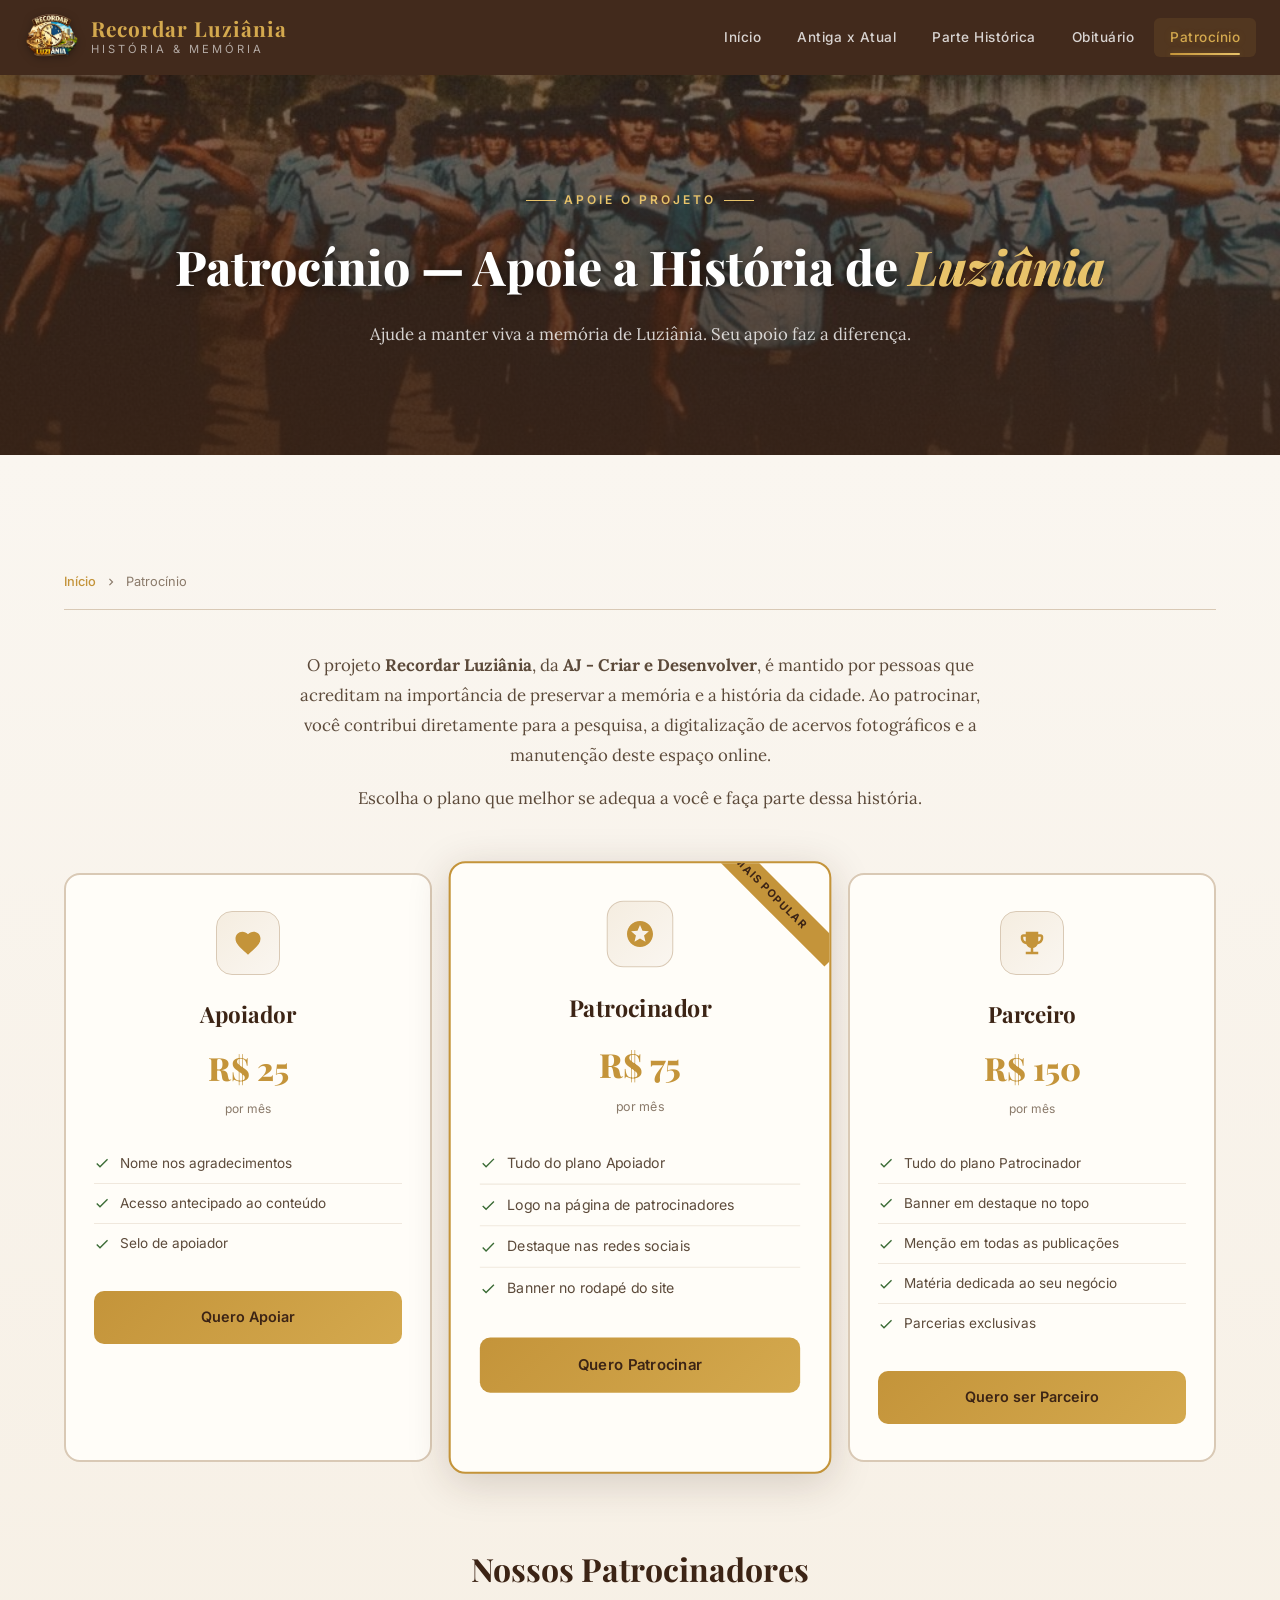
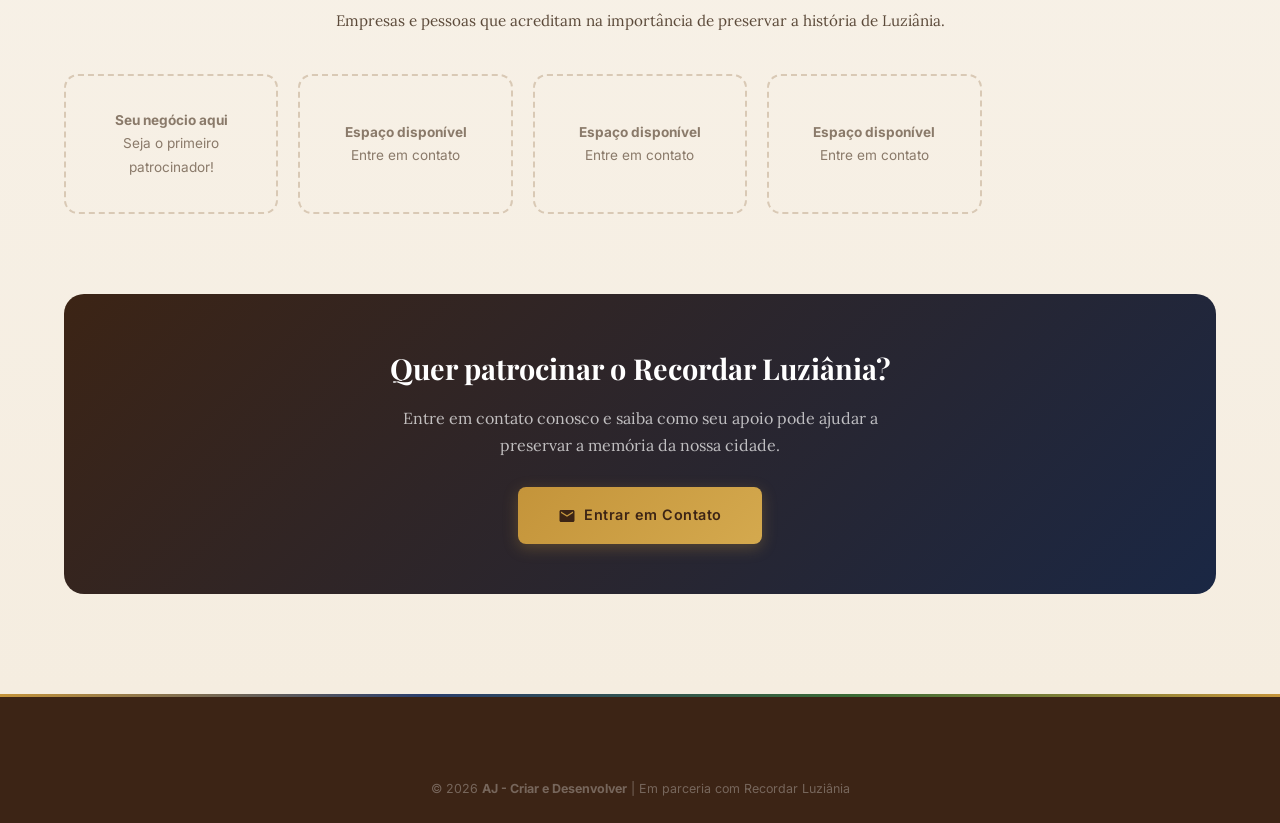
<file: patrocinio.html>
<!DOCTYPE html>
<html lang="pt-BR">
<head>
  <meta charset="UTF-8">
  <meta name="viewport" content="width=device-width, initial-scale=1.0">
  <meta name="description" content="Apoie o projeto Recordar Luziânia — Patrocine a preservação da memória e da história de Luziânia, Goiás. Conheça os planos de patrocínio. Por AJ - Criar e Desenvolver.">
  <meta name="keywords" content="patrocínio, Recordar Luziânia, apoio, preservação histórica, Goiás, AJ Criar e Desenvolver">
  <meta name="author" content="AJ - Criar e Desenvolver em parceria com Recordar Luziânia">
  <title>Patrocínio — Apoie a Preservação da História de Luziânia | Recordar Luziânia</title>
  <link rel="icon" type="image/png" href="imagens no site/favicon.png">
  <link rel="stylesheet" href="css/style.css">
</head>
<body>

  <!-- HEADER -->
  <header class="header scrolled" id="header">
    <div class="header-inner">
      <a href="index.html" class="header-logo">
        <picture>
          <source srcset="imagens no site/logo.webp" type="image/webp">
          <img src="imagens no site/logo.png" alt="Logo Recordar Luziânia">
        </picture>
        <div class="header-logo-text">
          <span>Recordar Luziânia</span>
          <span>História &amp; Memória</span>
        </div>
      </a>
      <nav class="nav-menu" id="navMenu">
        <a href="index.html">Início</a>
        <a href="antiga-x-atual.html">Antiga x Atual</a>
        <a href="historia.html">Parte Histórica</a>
        <a href="obtuario.html">Obituário</a>
        <a href="patrocinio.html" class="active">Patrocínio</a>
      </nav>
      <button class="menu-toggle" id="menuToggle" aria-label="Abrir menu">
        <span></span><span></span><span></span>
      </button>
    </div>
  </header>

  <!-- BANNER -->
  <section class="page-banner">
    <div class="page-banner-bg">
      <picture>
        <source media="(max-width: 768px)" srcset="imagens no site/cidade-antiga-01-mobile.webp" type="image/webp">
        <source srcset="imagens no site/cidade-antiga-01.webp" type="image/webp">
        <img src="imagens no site/cidade-antiga-01.jpg" alt="Luziânia">
      </picture>
    </div>
    <div class="page-banner-overlay"></div>
    <div class="page-banner-content">
      <div class="secao-tag">Apoie o Projeto</div>
      <h1>Patrocínio — Apoie a História de <span>Luziânia</span></h1>
      <p>Ajude a manter viva a memória de Luziânia. Seu apoio faz a diferença.</p>
    </div>
  </section>

  <!-- CONTEÚDO -->
  <section class="secao secao-creme">
    <div class="container">
      <nav class="breadcrumb">
        <a href="index.html">Início</a>
        <svg viewBox="0 0 24 24"><path d="M10 6L8.59 7.41 13.17 12l-4.58 4.59L10 18l6-6z"/></svg>
        <span>Patrocínio</span>
      </nav>

      <div class="patrocinio-intro animate-on-scroll">
        <p>
          O projeto <strong>Recordar Luziânia</strong>, da <strong>AJ - Criar e Desenvolver</strong>, é mantido por pessoas que acreditam 
          na importância de preservar a memória e a história da cidade. Ao patrocinar, 
          você contribui diretamente para a pesquisa, a digitalização de acervos 
          fotográficos e a manutenção deste espaço online.
        </p>
        <p>
          Escolha o plano que melhor se adequa a você e faça parte dessa história.
        </p>
      </div>

      <!-- PLANOS -->
      <div class="patrocinio-planos animate-on-scroll">

        <!-- Plano Bronze -->
        <div class="patrocinio-plano">
          <div class="patrocinio-plano-icone">
            <svg viewBox="0 0 24 24"><path d="M12 21.35l-1.45-1.32C5.4 15.36 2 12.28 2 8.5 2 5.42 4.42 3 7.5 3c1.74 0 3.41.81 4.5 2.09C13.09 3.81 14.76 3 16.5 3 19.58 3 22 5.42 22 8.5c0 3.78-3.4 6.86-8.55 11.54L12 21.35z"/></svg>
          </div>
          <h3>Apoiador</h3>
          <div class="preco">R$ 25</div>
          <div class="preco-desc">por mês</div>
          <ul class="patrocinio-plano-features">
            <li>
              <svg viewBox="0 0 24 24"><path d="M9 16.17L4.83 12l-1.42 1.41L9 19 21 7l-1.41-1.41z"/></svg>
              Nome nos agradecimentos
            </li>
            <li>
              <svg viewBox="0 0 24 24"><path d="M9 16.17L4.83 12l-1.42 1.41L9 19 21 7l-1.41-1.41z"/></svg>
              Acesso antecipado ao conteúdo
            </li>
            <li>
              <svg viewBox="0 0 24 24"><path d="M9 16.17L4.83 12l-1.42 1.41L9 19 21 7l-1.41-1.41z"/></svg>
              Selo de apoiador
            </li>
          </ul>
          <a href="#contato" class="btn-patrocinio">Quero Apoiar</a>
        </div>

        <!-- Plano Prata (Destaque) -->
        <div class="patrocinio-plano destaque">
          <div class="patrocinio-plano-icone">
            <svg viewBox="0 0 24 24"><path d="M11.99 2C6.47 2 2 6.48 2 12s4.47 10 9.99 10C17.52 22 22 17.52 22 12S17.52 2 11.99 2zm4.24 16L12 15.45 7.77 18l1.12-4.81-3.73-3.23 4.92-.42L12 5l1.92 4.53 4.92.42-3.73 3.23L16.23 18z"/></svg>
          </div>
          <h3>Patrocinador</h3>
          <div class="preco">R$ 75</div>
          <div class="preco-desc">por mês</div>
          <ul class="patrocinio-plano-features">
            <li>
              <svg viewBox="0 0 24 24"><path d="M9 16.17L4.83 12l-1.42 1.41L9 19 21 7l-1.41-1.41z"/></svg>
              Tudo do plano Apoiador
            </li>
            <li>
              <svg viewBox="0 0 24 24"><path d="M9 16.17L4.83 12l-1.42 1.41L9 19 21 7l-1.41-1.41z"/></svg>
              Logo na página de patrocinadores
            </li>
            <li>
              <svg viewBox="0 0 24 24"><path d="M9 16.17L4.83 12l-1.42 1.41L9 19 21 7l-1.41-1.41z"/></svg>
              Destaque nas redes sociais
            </li>
            <li>
              <svg viewBox="0 0 24 24"><path d="M9 16.17L4.83 12l-1.42 1.41L9 19 21 7l-1.41-1.41z"/></svg>
              Banner no rodapé do site
            </li>
          </ul>
          <a href="#contato" class="btn-patrocinio">Quero Patrocinar</a>
        </div>

        <!-- Plano Ouro -->
        <div class="patrocinio-plano">
          <div class="patrocinio-plano-icone">
            <svg viewBox="0 0 24 24"><path d="M19 5h-2V3H7v2H5c-1.1 0-2 .9-2 2v1c0 2.55 1.92 4.63 4.39 4.94.63 1.5 1.98 2.63 3.61 2.96V19H7v2h10v-2h-4v-3.1c1.63-.33 2.98-1.46 3.61-2.96C19.08 12.63 21 10.55 21 8V7c0-1.1-.9-2-2-2zM5 8V7h2v3.82C5.84 10.4 5 9.3 5 8zm14 0c0 1.3-.84 2.4-2 2.82V7h2v1z"/></svg>
          </div>
          <h3>Parceiro</h3>
          <div class="preco">R$ 150</div>
          <div class="preco-desc">por mês</div>
          <ul class="patrocinio-plano-features">
            <li>
              <svg viewBox="0 0 24 24"><path d="M9 16.17L4.83 12l-1.42 1.41L9 19 21 7l-1.41-1.41z"/></svg>
              Tudo do plano Patrocinador
            </li>
            <li>
              <svg viewBox="0 0 24 24"><path d="M9 16.17L4.83 12l-1.42 1.41L9 19 21 7l-1.41-1.41z"/></svg>
              Banner em destaque no topo
            </li>
            <li>
              <svg viewBox="0 0 24 24"><path d="M9 16.17L4.83 12l-1.42 1.41L9 19 21 7l-1.41-1.41z"/></svg>
              Menção em todas as publicações
            </li>
            <li>
              <svg viewBox="0 0 24 24"><path d="M9 16.17L4.83 12l-1.42 1.41L9 19 21 7l-1.41-1.41z"/></svg>
              Matéria dedicada ao seu negócio
            </li>
            <li>
              <svg viewBox="0 0 24 24"><path d="M9 16.17L4.83 12l-1.42 1.41L9 19 21 7l-1.41-1.41z"/></svg>
              Parcerias exclusivas
            </li>
          </ul>
          <a href="#contato" class="btn-patrocinio">Quero ser Parceiro</a>
        </div>

      </div>

      <!-- PATROCINADORES ATUAIS -->
      <div class="patrocinadores-atuais animate-on-scroll">
        <h2>Nossos Patrocinadores</h2>
        <p>Empresas e pessoas que acreditam na importância de preservar a história de Luziânia.</p>

        <div class="patrocinadores-grid">
          <div class="espaco-patrocinio">
            <div>
              <strong>Seu negócio aqui</strong><br>
              Seja o primeiro patrocinador!
            </div>
          </div>
          <div class="espaco-patrocinio">
            <div>
              <strong>Espaço disponível</strong><br>
              Entre em contato
            </div>
          </div>
          <div class="espaco-patrocinio">
            <div>
              <strong>Espaço disponível</strong><br>
              Entre em contato
            </div>
          </div>
          <div class="espaco-patrocinio">
            <div>
              <strong>Espaço disponível</strong><br>
              Entre em contato
            </div>
          </div>
        </div>
      </div>

      <!-- CTA -->
      <div class="patrocinio-cta animate-on-scroll" id="contato">
        <h3>Quer patrocinar o Recordar Luziânia?</h3>
        <p>
          Entre em contato conosco e saiba como seu apoio pode ajudar a 
          preservar a memória da nossa cidade.
        </p>
        <a href="#" class="btn-primario" id="btn-contato-patrocinio">
          <svg width="18" height="18" viewBox="0 0 24 24" fill="currentColor"><path d="M20 4H4c-1.1 0-1.99.9-1.99 2L2 18c0 1.1.9 2 2 2h16c1.1 0 2-.9 2-2V6c0-1.1-.9-2-2-2zm0 4l-8 5-8-5V6l8 5 8-5v2z"/></svg>
          Entrar em Contato
        </a>
      </div>

    </div>
  </section>

  <!-- FOOTER -->
  <footer class="footer">
    <div class="container">
      <div class="footer-bottom" style="border-top: none;">
        <p>&copy; 2026 <strong>AJ - Criar e Desenvolver</strong> | Em parceria com Recordar Luziânia</p>
      </div>
    </div>
  </footer>

  <script>
    document.getElementById('menuToggle').addEventListener('click', () => {
      document.getElementById('menuToggle').classList.toggle('active');
      document.getElementById('navMenu').classList.toggle('active');
    });
    const observer = new IntersectionObserver((entries) => {
      entries.forEach(entry => {
        if (entry.isIntersecting) entry.target.classList.add('visible');
      });
    }, { threshold: 0.15 });
    document.querySelectorAll('.animate-on-scroll').forEach(el => observer.observe(el));
  </script>

</body>
</html>
</file>
<file: css/style.css>
/* ===================================================
   RECORDAR LUZIÂNIA - Site Histórico
   Paleta inspirada no logo: marrom, dourado, azul, verde
   =================================================== */

@import url('https://fonts.googleapis.com/css2?family=Playfair+Display:ital,wght@0,400;0,500;0,600;0,700;0,800;0,900;1,400;1,500&family=Lora:ital,wght@0,400;0,500;0,600;0,700;1,400;1,500&family=Inter:wght@300;400;500;600&display=swap');

/* ── Reset & Variáveis ── */
:root {
  /* Cores principais - inspiradas no logo */
  --cor-marrom-escuro: #3C2415;
  --cor-marrom: #5C3A1E;
  --cor-marrom-medio: #7A5230;
  --cor-dourado: #C4943A;
  --cor-dourado-claro: #D4A94E;
  --cor-dourado-brilho: #E8C36A;
  --cor-azul-escuro: #1A2744;
  --cor-azul: #2A3F6E;
  --cor-azul-claro: #4A6FA5;
  --cor-verde: #3A6B35;
  --cor-verde-claro: #5A8B4A;
  --cor-creme: #F5EDE0;
  --cor-creme-claro: #FAF6F0;
  --cor-branco: #FFFDF8;
  --cor-texto: #2C1810;
  --cor-texto-leve: #5C4A3A;
  --cor-texto-claro: #8A7A6A;
  --cor-borda: #D9C9B5;

  /* Sombras */
  --sombra-suave: 0 2px 12px rgba(60, 36, 21, 0.08);
  --sombra-media: 0 4px 24px rgba(60, 36, 21, 0.12);
  --sombra-forte: 0 8px 40px rgba(60, 36, 21, 0.18);
  --sombra-texto: 0 2px 8px rgba(0, 0, 0, 0.5);

  /* Tipografia */
  --fonte-titulo: 'Playfair Display', 'Georgia', serif;
  --fonte-corpo: 'Lora', 'Georgia', serif;
  --fonte-ui: 'Inter', 'Segoe UI', sans-serif;

  /* Transições */
  --transicao: all 0.3s cubic-bezier(0.4, 0, 0.2, 1);
  --transicao-lenta: all 0.5s cubic-bezier(0.4, 0, 0.2, 1);
}

*, *::before, *::after {
  margin: 0;
  padding: 0;
  box-sizing: border-box;
}

html {
  scroll-behavior: smooth;
  font-size: 16px;
}

body {
  font-family: var(--fonte-corpo);
  color: var(--cor-texto);
  background-color: var(--cor-branco);
  line-height: 1.7;
  overflow-x: hidden;
}

img {
  max-width: 100%;
  height: auto;
  display: block;
}

a {
  text-decoration: none;
  color: inherit;
  transition: var(--transicao);
}

ul, ol {
  list-style: none;
}

.container {
  max-width: 1200px;
  margin: 0 auto;
  padding: 0 24px;
}

/* ── Padrão decorativo de fundo ── */
.ornamento-bg {
  position: relative;
}

.ornamento-bg::before {
  content: '';
  position: absolute;
  top: 0;
  left: 0;
  right: 0;
  bottom: 0;
  background-image:
    radial-gradient(circle at 20% 50%, rgba(196, 148, 58, 0.03) 0%, transparent 50%),
    radial-gradient(circle at 80% 20%, rgba(42, 63, 110, 0.03) 0%, transparent 50%),
    radial-gradient(circle at 50% 80%, rgba(58, 107, 53, 0.03) 0%, transparent 50%);
  pointer-events: none;
  z-index: 0;
}

/* ── Header / Navegação ── */
.header {
  position: fixed;
  top: 0;
  left: 0;
  right: 0;
  z-index: 1000;
  background: linear-gradient(180deg, var(--cor-marrom-escuro) 0%, var(--cor-marrom) 100%);
  box-shadow: 0 2px 20px rgba(0, 0, 0, 0.3);
  transition: var(--transicao);
}

.header.scrolled {
  background: rgba(60, 36, 21, 0.97);
  backdrop-filter: blur(10px);
}

.header-inner {
  display: flex;
  align-items: center;
  justify-content: space-between;
  padding: 10px 24px;
  max-width: 1400px;
  margin: 0 auto;
}

.header-logo {
  display: flex;
  align-items: center;
  gap: 12px;
}

.header-logo img {
  height: 55px;
  width: auto;
  filter: drop-shadow(0 2px 4px rgba(0,0,0,0.3));
  transition: var(--transicao);
}

.header-logo img:hover {
  transform: scale(1.05);
}

.header-logo-text {
  display: flex;
  flex-direction: column;
}

.header-logo-text span:first-child {
  font-family: var(--fonte-titulo);
  font-size: 1.3rem;
  font-weight: 700;
  color: var(--cor-dourado-claro);
  letter-spacing: 1px;
  line-height: 1.2;
}

.header-logo-text span:last-child {
  font-family: var(--fonte-ui);
  font-size: 0.7rem;
  color: rgba(255, 255, 255, 0.6);
  letter-spacing: 3px;
  text-transform: uppercase;
}

/* Navegação */
.nav-menu {
  display: flex;
  align-items: center;
  gap: 4px;
}

.nav-menu a {
  font-family: var(--fonte-ui);
  font-size: 0.85rem;
  font-weight: 500;
  color: rgba(255, 255, 255, 0.8);
  padding: 8px 16px;
  border-radius: 6px;
  letter-spacing: 0.5px;
  position: relative;
  overflow: hidden;
}

.nav-menu a::before {
  content: '';
  position: absolute;
  bottom: 2px;
  left: 16px;
  width: 0;
  height: 2px;
  background: linear-gradient(90deg, var(--cor-dourado), var(--cor-dourado-brilho));
  transition: width 0.4s cubic-bezier(0.25, 0.8, 0.25, 1);
  border-radius: 2px;
  box-shadow: 0 0 6px rgba(196, 148, 58, 0.3);
}

.nav-menu a:hover {
  color: var(--cor-dourado-claro);
  background: rgba(196, 148, 58, 0.08);
  text-shadow: 0 0 12px rgba(196, 148, 58, 0.2);
}

.nav-menu a:hover::before {
  width: calc(100% - 32px);
}

.nav-menu a.active {
  color: var(--cor-dourado-claro);
  background: rgba(196, 148, 58, 0.12);
  text-shadow: 0 0 8px rgba(196, 148, 58, 0.15);
}

.nav-menu a.active::before {
  width: calc(100% - 32px);
}

/* Botão hamburguer mobile */
.menu-toggle {
  display: none;
  flex-direction: column;
  gap: 5px;
  cursor: pointer;
  padding: 8px;
  background: none;
  border: none;
  z-index: 1001;
}

.menu-toggle span {
  display: block;
  width: 26px;
  height: 2px;
  background: var(--cor-dourado-claro);
  border-radius: 2px;
  transition: var(--transicao);
}

.menu-toggle.active span:nth-child(1) {
  transform: rotate(45deg) translate(5px, 5px);
}

.menu-toggle.active span:nth-child(2) {
  opacity: 0;
}

.menu-toggle.active span:nth-child(3) {
  transform: rotate(-45deg) translate(5px, -5px);
}

/* ── Hero Section ── */
.hero {
  position: relative;
  height: 100vh;
  min-height: 600px;
  display: flex;
  align-items: center;
  justify-content: center;
  overflow: hidden;
}

.hero-bg {
  position: absolute;
  top: 0;
  left: 0;
  width: 100%;
  height: 100%;
  z-index: 0;
}

.hero-bg img {
  width: 100%;
  height: 100%;
  object-fit: cover;
  object-position: center;
}

.hero-overlay {
  position: absolute;
  top: 0;
  left: 0;
  width: 100%;
  height: 100%;
  background: linear-gradient(
    180deg,
    rgba(26, 39, 68, 0.4) 0%,
    rgba(60, 36, 21, 0.5) 40%,
    rgba(60, 36, 21, 0.75) 70%,
    rgba(44, 24, 16, 0.92) 100%
  );
  z-index: 1;
}

.hero-content {
  position: relative;
  z-index: 2;
  text-align: center;
  padding: 0 24px;
  max-width: 900px;
  animation: heroFadeIn 1.2s ease-out;
}

.hero-badge {
  display: inline-flex;
  align-items: center;
  gap: 8px;
  background: rgba(196, 148, 58, 0.2);
  border: 1px solid rgba(196, 148, 58, 0.4);
  backdrop-filter: blur(8px);
  padding: 8px 20px;
  border-radius: 30px;
  margin-bottom: 24px;
  font-family: var(--fonte-ui);
  font-size: 0.8rem;
  font-weight: 500;
  color: var(--cor-dourado-brilho);
  letter-spacing: 2px;
  text-transform: uppercase;
}

.hero-badge svg {
  width: 16px;
  height: 16px;
  fill: var(--cor-dourado-brilho);
}

.hero h1 {
  font-family: var(--fonte-titulo);
  font-size: 4rem;
  font-weight: 800;
  color: #FFFFFF;
  line-height: 1.1;
  margin-bottom: 16px;
  text-shadow: var(--sombra-texto);
}

.hero h1 .destaque {
  color: var(--cor-dourado-brilho);
  display: block;
  font-style: italic;
}

.hero-subtitulo {
  font-family: var(--fonte-corpo);
  font-size: 1.2rem;
  color: rgba(255, 255, 255, 0.85);
  max-width: 650px;
  margin: 0 auto 36px;
  line-height: 1.7;
  text-shadow: 0 1px 4px rgba(0, 0, 0, 0.3);
}

.hero-acoes {
  display: flex;
  align-items: center;
  justify-content: center;
  gap: 16px;
  flex-wrap: wrap;
}

.btn-primario {
  display: inline-flex;
  align-items: center;
  gap: 8px;
  padding: 14px 32px;
  background: linear-gradient(135deg, var(--cor-dourado) 0%, var(--cor-dourado-claro) 100%);
  color: var(--cor-marrom-escuro);
  font-family: var(--fonte-ui);
  font-size: 0.9rem;
  font-weight: 600;
  border-radius: 8px;
  border: none;
  cursor: pointer;
  transition: var(--transicao);
  box-shadow: 0 4px 15px rgba(196, 148, 58, 0.3);
  letter-spacing: 0.5px;
}

.btn-primario:hover {
  transform: translateY(-2px);
  box-shadow: 0 6px 25px rgba(196, 148, 58, 0.45);
  background: linear-gradient(135deg, var(--cor-dourado-claro) 0%, var(--cor-dourado-brilho) 100%);
}

.btn-secundario {
  display: inline-flex;
  align-items: center;
  gap: 8px;
  padding: 14px 32px;
  background: transparent;
  color: #FFFFFF;
  font-family: var(--fonte-ui);
  font-size: 0.9rem;
  font-weight: 500;
  border-radius: 8px;
  border: 1.5px solid rgba(255, 255, 255, 0.4);
  cursor: pointer;
  transition: var(--transicao);
  letter-spacing: 0.5px;
}

.btn-secundario:hover {
  background: rgba(255, 255, 255, 0.1);
  border-color: rgba(255, 255, 255, 0.7);
  transform: translateY(-2px);
}

.hero-scroll {
  position: absolute;
  bottom: 40px;
  left: 50%;
  transform: translateX(-50%);
  z-index: 2;
  display: flex;
  flex-direction: column;
  align-items: center;
  gap: 8px;
  color: rgba(255, 255, 255, 0.5);
  font-family: var(--fonte-ui);
  font-size: 0.7rem;
  letter-spacing: 2px;
  text-transform: uppercase;
  cursor: pointer;
  animation: scrollBounce 2s ease-in-out infinite;
}

.hero-scroll .scroll-line {
  width: 1px;
  height: 40px;
  background: linear-gradient(180deg, rgba(196, 148, 58, 0.6), transparent);
}

/* ── Seção: Sobre a Cidade ── */
.secao {
  padding: 100px 0;
  position: relative;
}

.secao-header {
  text-align: center;
  margin-bottom: 60px;
}

.secao-tag {
  display: inline-flex;
  align-items: center;
  gap: 8px;
  font-family: var(--fonte-ui);
  font-size: 0.75rem;
  font-weight: 600;
  color: var(--cor-dourado);
  letter-spacing: 3px;
  text-transform: uppercase;
  margin-bottom: 16px;
}

.secao-tag::before,
.secao-tag::after {
  content: '';
  width: 30px;
  height: 1px;
  background: var(--cor-dourado);
}

.secao-titulo {
  font-family: var(--fonte-titulo);
  font-size: 2.8rem;
  font-weight: 700;
  color: var(--cor-marrom-escuro);
  line-height: 1.2;
  margin-bottom: 16px;
}

.secao-titulo .cor-dourado {
  color: var(--cor-dourado);
}

.secao-descricao {
  font-size: 1.05rem;
  color: var(--cor-texto-leve);
  max-width: 650px;
  margin: 0 auto;
  line-height: 1.8;
}

/* Fundo alternado */
.secao-escura {
  background: linear-gradient(180deg, var(--cor-marrom-escuro) 0%, var(--cor-azul-escuro) 100%);
  color: var(--cor-creme-claro);
}

.secao-escura .secao-titulo {
  color: #FFFFFF;
}

.secao-escura .secao-descricao {
  color: rgba(255, 255, 255, 0.7);
}

.secao-creme {
  background: linear-gradient(180deg, var(--cor-creme-claro) 0%, var(--cor-creme) 100%);
}

/* ── Sobre - Layout ── */
.sobre-grid {
  display: grid;
  grid-template-columns: 1fr 1fr;
  gap: 60px;
  align-items: center;
}

.sobre-imagem {
  position: relative;
  border-radius: 16px;
  overflow: hidden;
  box-shadow: var(--sombra-forte);
}

.sobre-imagem::after {
  content: '';
  position: absolute;
  top: 0;
  left: 0;
  right: 0;
  bottom: 0;
  border: 1px solid rgba(196, 148, 58, 0.2);
  border-radius: 16px;
  pointer-events: none;
}

.sobre-imagem img {
  width: 100%;
  height: 450px;
  object-fit: cover;
  transition: var(--transicao-lenta);
}

.sobre-imagem:hover img {
  transform: scale(1.03);
}

.sobre-ano {
  position: absolute;
  bottom: 20px;
  left: 20px;
  background: rgba(60, 36, 21, 0.85);
  backdrop-filter: blur(6px);
  padding: 10px 20px;
  border-radius: 8px;
  border: 1px solid rgba(196, 148, 58, 0.3);
}

.sobre-ano span {
  font-family: var(--fonte-titulo);
  font-size: 1.5rem;
  font-weight: 700;
  color: var(--cor-dourado-brilho);
}

.sobre-ano small {
  display: block;
  font-family: var(--fonte-ui);
  font-size: 0.7rem;
  color: rgba(255, 255, 255, 0.7);
  letter-spacing: 1px;
  text-transform: uppercase;
}

.sobre-texto h3 {
  font-family: var(--fonte-titulo);
  font-size: 1.8rem;
  font-weight: 700;
  color: var(--cor-marrom-escuro);
  margin-bottom: 20px;
  line-height: 1.3;
}

.sobre-texto p {
  font-size: 1rem;
  color: var(--cor-texto-leve);
  margin-bottom: 16px;
  line-height: 1.8;
}

.sobre-texto p:last-of-type {
  margin-bottom: 28px;
}

.sobre-dados {
  display: grid;
  grid-template-columns: 1fr 1fr;
  gap: 16px;
  margin-top: 24px;
}

.dado-item {
  display: flex;
  align-items: center;
  gap: 12px;
  padding: 16px;
  background: var(--cor-creme-claro);
  border-radius: 10px;
  border: 1px solid var(--cor-borda);
  transition: var(--transicao);
}

.dado-item:hover {
  transform: translateY(-2px);
  box-shadow: var(--sombra-suave);
  border-color: var(--cor-dourado);
}

.dado-icone {
  width: 44px;
  height: 44px;
  display: flex;
  align-items: center;
  justify-content: center;
  background: linear-gradient(135deg, var(--cor-dourado), var(--cor-dourado-claro));
  border-radius: 10px;
  flex-shrink: 0;
}

.dado-icone svg {
  width: 22px;
  height: 22px;
  fill: var(--cor-marrom-escuro);
}

.dado-info strong {
  display: block;
  font-family: var(--fonte-titulo);
  font-size: 1.2rem;
  font-weight: 700;
  color: var(--cor-marrom-escuro);
}

.dado-info span {
  font-family: var(--fonte-ui);
  font-size: 0.75rem;
  color: var(--cor-texto-claro);
}

/* ── Timeline ── */
.timeline {
  position: relative;
  max-width: 900px;
  margin: 0 auto;
  padding: 20px 0;
}

.timeline::before {
  content: '';
  position: absolute;
  top: 0;
  left: 50%;
  transform: translateX(-50%);
  width: 2px;
  height: 100%;
  background: linear-gradient(
    180deg,
    transparent,
    var(--cor-dourado) 10%,
    var(--cor-dourado) 90%,
    transparent
  );
}

.timeline-item {
  display: flex;
  align-items: flex-start;
  margin-bottom: 50px;
  position: relative;
}

.timeline-item:nth-child(odd) {
  flex-direction: row;
  padding-right: calc(50% + 40px);
  text-align: right;
}

.timeline-item:nth-child(even) {
  flex-direction: row-reverse;
  padding-left: calc(50% + 40px);
  text-align: left;
}

.timeline-dot {
  position: absolute;
  left: 50%;
  transform: translateX(-50%);
  width: 18px;
  height: 18px;
  background: var(--cor-dourado);
  border: 3px solid var(--cor-marrom-escuro);
  border-radius: 50%;
  z-index: 2;
  box-shadow: 0 0 0 4px rgba(196, 148, 58, 0.2);
}

.timeline-card {
  background: rgba(255, 255, 255, 0.06);
  backdrop-filter: blur(10px);
  border: 1px solid rgba(196, 148, 58, 0.2);
  border-radius: 12px;
  padding: 24px;
  transition: var(--transicao);
}

.timeline-card:hover {
  background: rgba(255, 255, 255, 0.1);
  border-color: rgba(196, 148, 58, 0.4);
  transform: translateY(-4px);
  box-shadow: 0 8px 30px rgba(0, 0, 0, 0.2);
}

.timeline-ano {
  font-family: var(--fonte-titulo);
  font-size: 1.8rem;
  font-weight: 800;
  color: var(--cor-dourado-brilho);
  margin-bottom: 8px;
}

.timeline-titulo {
  font-family: var(--fonte-titulo);
  font-size: 1.1rem;
  font-weight: 600;
  color: #FFFFFF;
  margin-bottom: 8px;
}

.timeline-desc {
  font-size: 0.9rem;
  color: rgba(255, 255, 255, 0.7);
  line-height: 1.6;
}

/* ── Seção: Igreja do Rosário (Destaque) ── */
.igreja-destaque {
  position: relative;
  padding: 0;
  overflow: hidden;
}

.igreja-bg-wrapper {
  position: relative;
  min-height: 650px;
  display: flex;
  align-items: center;
}

.igreja-bg {
  position: absolute;
  top: 0;
  left: 0;
  width: 100%;
  height: 100%;
}

.igreja-bg img {
  width: 100%;
  height: 100%;
  object-fit: cover;
  object-position: center 30%;
}

.igreja-overlay {
  position: absolute;
  top: 0;
  left: 0;
  width: 100%;
  height: 100%;
  background: linear-gradient(
    90deg,
    rgba(44, 24, 16, 0.95) 0%,
    rgba(44, 24, 16, 0.8) 40%,
    rgba(44, 24, 16, 0.3) 70%,
    rgba(44, 24, 16, 0.1) 100%
  );
}

.igreja-conteudo {
  position: relative;
  z-index: 2;
  max-width: 600px;
  padding: 80px 60px;
}

.igreja-conteudo .secao-tag {
  color: var(--cor-dourado-brilho);
  margin-bottom: 20px;
}

.igreja-conteudo .secao-tag::before,
.igreja-conteudo .secao-tag::after {
  background: var(--cor-dourado-brilho);
}

.igreja-conteudo h2 {
  font-family: var(--fonte-titulo);
  font-size: 2.8rem;
  font-weight: 800;
  color: #FFFFFF;
  line-height: 1.2;
  margin-bottom: 24px;
}

.igreja-conteudo h2 span {
  color: var(--cor-dourado-brilho);
  font-style: italic;
}

.igreja-conteudo p {
  font-size: 1rem;
  color: rgba(255, 255, 255, 0.8);
  line-height: 1.8;
  margin-bottom: 16px;
}

.igreja-detalhes {
  display: flex;
  gap: 24px;
  margin-top: 32px;
  flex-wrap: wrap;
}

.igreja-detalhe {
  display: flex;
  align-items: center;
  gap: 10px;
  padding: 12px 20px;
  background: rgba(196, 148, 58, 0.12);
  border: 1px solid rgba(196, 148, 58, 0.3);
  border-radius: 10px;
  backdrop-filter: blur(6px);
}

.igreja-detalhe svg {
  width: 20px;
  height: 20px;
  fill: var(--cor-dourado-brilho);
  flex-shrink: 0;
}

.igreja-detalhe-info strong {
  display: block;
  font-family: var(--fonte-titulo);
  font-size: 1rem;
  font-weight: 700;
  color: var(--cor-dourado-brilho);
}

.igreja-detalhe-info span {
  font-family: var(--fonte-ui);
  font-size: 0.72rem;
  color: rgba(255, 255, 255, 0.6);
  letter-spacing: 0.5px;
}

/* ── Galeria ── */
.galeria-grid {
  display: grid;
  grid-template-columns: repeat(4, 1fr);
  gap: 16px;
}

.galeria-item {
  position: relative;
  border-radius: 12px;
  overflow: hidden;
  cursor: pointer;
  aspect-ratio: 1;
  box-shadow: var(--sombra-suave);
}

.galeria-item:nth-child(1) {
  grid-column: span 2;
  grid-row: span 2;
  aspect-ratio: auto;
}

.galeria-item img {
  width: 100%;
  height: 100%;
  object-fit: cover;
  transition: var(--transicao-lenta);
}

.galeria-item::after {
  content: '';
  position: absolute;
  bottom: 0;
  left: 0;
  right: 0;
  height: 50%;
  background: linear-gradient(180deg, transparent, rgba(60, 36, 21, 0.7));
  opacity: 0;
  transition: var(--transicao);
}

.galeria-item:hover img {
  transform: scale(1.08);
}

.galeria-item:hover::after {
  opacity: 1;
}

.galeria-item-label {
  position: absolute;
  bottom: 16px;
  left: 16px;
  right: 16px;
  z-index: 2;
  font-family: var(--fonte-ui);
  font-size: 0.8rem;
  font-weight: 500;
  color: #FFFFFF;
  opacity: 0;
  transform: translateY(10px);
  transition: var(--transicao);
}

.galeria-item:hover .galeria-item-label {
  opacity: 1;
  transform: translateY(0);
}

/* ── Patrimônios ── */
.patrimonios-grid {
  display: grid;
  grid-template-columns: repeat(3, 1fr);
  gap: 24px;
}

.patrimonio-card {
  background: var(--cor-branco);
  border-radius: 16px;
  overflow: hidden;
  box-shadow: var(--sombra-suave);
  border: 1px solid var(--cor-borda);
  transition: var(--transicao);
}

.patrimonio-card:hover {
  transform: translateY(-6px);
  box-shadow: var(--sombra-forte);
  border-color: var(--cor-dourado);
}

.patrimonio-card-img {
  height: 220px;
  overflow: hidden;
  position: relative;
}

.patrimonio-card-img img {
  width: 100%;
  height: 100%;
  object-fit: cover;
  transition: var(--transicao-lenta);
}

.patrimonio-card:hover .patrimonio-card-img img {
  transform: scale(1.05);
}

.patrimonio-card-tag {
  position: absolute;
  top: 16px;
  left: 16px;
  padding: 6px 14px;
  background: rgba(60, 36, 21, 0.8);
  backdrop-filter: blur(6px);
  border-radius: 20px;
  font-family: var(--fonte-ui);
  font-size: 0.7rem;
  font-weight: 600;
  color: var(--cor-dourado-brilho);
  letter-spacing: 1px;
  text-transform: uppercase;
}

.patrimonio-card-body {
  padding: 24px;
}

.patrimonio-card-body h3 {
  font-family: var(--fonte-titulo);
  font-size: 1.3rem;
  font-weight: 700;
  color: var(--cor-marrom-escuro);
  margin-bottom: 10px;
}

.patrimonio-card-body p {
  font-size: 0.9rem;
  color: var(--cor-texto-leve);
  line-height: 1.7;
  margin-bottom: 16px;
}

.patrimonio-card-link {
  display: inline-flex;
  align-items: center;
  gap: 6px;
  font-family: var(--fonte-ui);
  font-size: 0.82rem;
  font-weight: 600;
  color: var(--cor-dourado);
  transition: var(--transicao);
}

.patrimonio-card-link:hover {
  color: var(--cor-marrom);
  gap: 10px;
}

.patrimonio-card-link svg {
  width: 16px;
  height: 16px;
  fill: currentColor;
  transition: var(--transicao);
}

/* ── Citação / Quote ── */
.citacao-secao {
  background: linear-gradient(135deg, var(--cor-marrom-escuro) 0%, var(--cor-marrom) 50%, var(--cor-azul-escuro) 100%);
  padding: 80px 0;
  text-align: center;
  position: relative;
  overflow: hidden;
}

.citacao-secao::before {
  content: '"';
  position: absolute;
  top: -20px;
  left: 50%;
  transform: translateX(-50%);
  font-family: var(--fonte-titulo);
  font-size: 20rem;
  color: rgba(196, 148, 58, 0.06);
  line-height: 1;
  pointer-events: none;
}

.citacao-texto {
  font-family: var(--fonte-titulo);
  font-size: 1.8rem;
  font-weight: 500;
  font-style: italic;
  color: var(--cor-creme-claro);
  max-width: 800px;
  margin: 0 auto 24px;
  line-height: 1.6;
  position: relative;
  z-index: 1;
}

.citacao-autor {
  font-family: var(--fonte-ui);
  font-size: 0.85rem;
  color: var(--cor-dourado);
  letter-spacing: 2px;
  text-transform: uppercase;
  font-weight: 600;
  position: relative;
  z-index: 1;
}

/* ── Footer ── */
.footer {
  background: var(--cor-marrom-escuro);
  padding: 60px 0 0;
  position: relative;
}

.footer::before {
  content: '';
  position: absolute;
  top: 0;
  left: 0;
  right: 0;
  height: 3px;
  background: linear-gradient(90deg, var(--cor-dourado), var(--cor-azul), var(--cor-verde), var(--cor-dourado));
}

.footer-grid {
  display: grid;
  grid-template-columns: 2fr 1fr 1fr 1fr;
  gap: 40px;
  padding-bottom: 40px;
  border-bottom: 1px solid rgba(255, 255, 255, 0.08);
}

.footer-sobre {
  max-width: 320px;
}

.footer-logo {
  display: flex;
  align-items: center;
  gap: 12px;
  margin-bottom: 16px;
}

.footer-logo img {
  height: 50px;
  width: auto;
}

.footer-logo span {
  font-family: var(--fonte-titulo);
  font-size: 1.2rem;
  font-weight: 700;
  color: var(--cor-dourado-claro);
}

.footer-sobre p {
  font-size: 0.88rem;
  color: rgba(255, 255, 255, 0.5);
  line-height: 1.7;
  margin-bottom: 20px;
}

.footer-social {
  display: flex;
  gap: 10px;
}

.footer-social a {
  width: 38px;
  height: 38px;
  display: flex;
  align-items: center;
  justify-content: center;
  background: rgba(255, 255, 255, 0.06);
  border: 1px solid rgba(255, 255, 255, 0.1);
  border-radius: 8px;
  transition: var(--transicao);
}

.footer-social a:hover {
  background: var(--cor-dourado);
  border-color: var(--cor-dourado);
}

.footer-social a svg {
  width: 18px;
  height: 18px;
  fill: rgba(255, 255, 255, 0.6);
  transition: var(--transicao);
}

.footer-social a:hover svg {
  fill: var(--cor-marrom-escuro);
}

.footer-col h4 {
  font-family: var(--fonte-titulo);
  font-size: 1rem;
  font-weight: 700;
  color: var(--cor-dourado-claro);
  margin-bottom: 20px;
  letter-spacing: 0.5px;
}

.footer-col ul li {
  margin-bottom: 10px;
}

.footer-col ul li a {
  font-family: var(--fonte-ui);
  font-size: 0.85rem;
  color: rgba(255, 255, 255, 0.5);
  transition: var(--transicao);
}

.footer-col ul li a:hover {
  color: var(--cor-dourado-claro);
  padding-left: 6px;
}

.footer-bottom {
  padding: 24px 0;
  text-align: center;
}

.footer-bottom p {
  font-family: var(--fonte-ui);
  font-size: 0.78rem;
  color: rgba(255, 255, 255, 0.3);
}

.footer-bottom span {
  color: var(--cor-dourado);
}

/* ── Animações ── */
@keyframes heroFadeIn {
  from {
    opacity: 0;
    transform: translateY(30px);
  }
  to {
    opacity: 1;
    transform: translateY(0);
  }
}

@keyframes scrollBounce {
  0%, 100% { transform: translateX(-50%) translateY(0); }
  50% { transform: translateX(-50%) translateY(8px); }
}

@keyframes fadeInUp {
  from {
    opacity: 0;
    transform: translateY(40px);
  }
  to {
    opacity: 1;
    transform: translateY(0);
  }
}

.animate-on-scroll {
  opacity: 0;
  transform: translateY(40px);
  transition: opacity 0.7s ease, transform 0.7s ease;
}

.animate-on-scroll.visible {
  opacity: 1;
  transform: translateY(0);
}

/* ── Fade-in para fotos ── */
.foto-fade-in {
  opacity: 0;
  transform: scale(0.97);
  transition: opacity 0.8s cubic-bezier(0.25, 0.8, 0.25, 1),
              transform 0.8s cubic-bezier(0.25, 0.8, 0.25, 1);
}

.foto-fade-in.loaded {
  opacity: 1;
  transform: scale(1);
}

/* Stagger delay para galeria */
.galeria-grid .galeria-item:nth-child(1) .foto-fade-in { transition-delay: 0s; }
.galeria-grid .galeria-item:nth-child(2) .foto-fade-in { transition-delay: 0.08s; }
.galeria-grid .galeria-item:nth-child(3) .foto-fade-in { transition-delay: 0.16s; }
.galeria-grid .galeria-item:nth-child(4) .foto-fade-in { transition-delay: 0.24s; }
.galeria-grid .galeria-item:nth-child(5) .foto-fade-in { transition-delay: 0.32s; }
.galeria-grid .galeria-item:nth-child(6) .foto-fade-in { transition-delay: 0.40s; }
.galeria-grid .galeria-item:nth-child(7) .foto-fade-in { transition-delay: 0.48s; }
.galeria-grid .galeria-item:nth-child(8) .foto-fade-in { transition-delay: 0.56s; }

/* ── Lightbox ── */
.lightbox {
  display: none;
  position: fixed;
  top: 0;
  left: 0;
  width: 100%;
  height: 100%;
  background: rgba(0, 0, 0, 0.92);
  z-index: 9999;
  align-items: center;
  justify-content: center;
  cursor: pointer;
}

.lightbox.active {
  display: flex;
}

.lightbox img {
  max-width: 90%;
  max-height: 90vh;
  object-fit: contain;
  border-radius: 8px;
  box-shadow: 0 0 60px rgba(0, 0, 0, 0.5);
}

.lightbox-close {
  position: absolute;
  top: 24px;
  right: 24px;
  width: 44px;
  height: 44px;
  display: flex;
  align-items: center;
  justify-content: center;
  background: rgba(255, 255, 255, 0.1);
  border: 1px solid rgba(255, 255, 255, 0.2);
  border-radius: 50%;
  cursor: pointer;
  transition: var(--transicao);
}

.lightbox-close:hover {
  background: rgba(255, 255, 255, 0.2);
}

.lightbox-close svg {
  width: 20px;
  height: 20px;
  fill: #FFFFFF;
}

/* ── Separador decorativo ── */
.separador {
  display: flex;
  align-items: center;
  justify-content: center;
  gap: 16px;
  padding: 20px 0;
}

.separador::before,
.separador::after {
  content: '';
  width: 80px;
  height: 1px;
  background: var(--cor-borda);
}

.separador svg {
  width: 24px;
  height: 24px;
  fill: var(--cor-dourado);
}

/* ── Responsivo ── */
@media (max-width: 1024px) {
  .hero h1 {
    font-size: 3rem;
  }

  .sobre-grid {
    grid-template-columns: 1fr;
    gap: 40px;
  }

  .patrimonios-grid {
    grid-template-columns: repeat(2, 1fr);
  }

  .galeria-grid {
    grid-template-columns: repeat(3, 1fr);
  }

  .galeria-item:nth-child(1) {
    grid-column: span 2;
    grid-row: span 1;
    aspect-ratio: 16/9;
  }

  .footer-grid {
    grid-template-columns: 1fr 1fr;
    gap: 30px;
  }
}

@media (max-width: 768px) {
  .menu-toggle {
    display: flex;
  }

  .nav-menu {
    position: fixed;
    top: 0;
    right: -100%;
    width: 280px;
    height: 100vh;
    background: var(--cor-marrom-escuro);
    flex-direction: column;
    padding: 80px 24px 24px;
    gap: 4px;
    transition: var(--transicao);
    box-shadow: -4px 0 30px rgba(0, 0, 0, 0.3);
  }

  .nav-menu.active {
    right: 0;
  }

  .nav-menu a {
    font-size: 1rem;
    padding: 14px 16px;
    width: 100%;
    text-align: left;
    border-radius: 8px;
  }

  .hero {
    min-height: 500px;
  }

  .hero h1 {
    font-size: 2.2rem;
  }

  .hero-subtitulo {
    font-size: 1rem;
  }

  .secao {
    padding: 60px 0;
  }

  .secao-titulo {
    font-size: 2rem;
  }

  .patrimonios-grid {
    grid-template-columns: 1fr;
  }

  .galeria-grid {
    grid-template-columns: repeat(2, 1fr);
  }

  .galeria-item:nth-child(1) {
    grid-column: span 2;
  }

  .timeline-item:nth-child(odd),
  .timeline-item:nth-child(even) {
    padding: 0 0 0 50px;
    text-align: left;
    flex-direction: row;
  }

  .timeline::before {
    left: 20px;
  }

  .timeline-dot {
    left: 20px;
  }

  .igreja-conteudo {
    padding: 60px 24px;
    max-width: 100%;
  }

  .igreja-conteudo h2 {
    font-size: 2rem;
  }

  .igreja-detalhes {
    gap: 12px;
  }

  .footer-grid {
    grid-template-columns: 1fr;
  }

  .citacao-texto {
    font-size: 1.3rem;
  }

  .sobre-dados {
    grid-template-columns: 1fr;
  }
}

@media (max-width: 480px) {
  .hero h1 {
    font-size: 1.8rem;
  }

  .hero-badge {
    font-size: 0.7rem;
    padding: 6px 14px;
  }

  .hero-acoes {
    flex-direction: column;
  }

  .btn-primario,
  .btn-secundario {
    width: 100%;
    justify-content: center;
  }

  .galeria-grid {
    grid-template-columns: 1fr;
  }

  .galeria-item:nth-child(1) {
    grid-column: span 1;
  }

  .secao-titulo {
    font-size: 1.7rem;
  }
}

/* ══════════════════════════════════════════════════════
   NOVAS SEÇÕES E PÁGINAS
   ══════════════════════════════════════════════════════ */

/* ── Badge de Atualização (Index) ── */
.update-badge {
  display: flex;
  align-items: center;
  justify-content: center;
  gap: 10px;
  padding: 10px 0;
  background: linear-gradient(90deg, var(--cor-marrom-escuro), var(--cor-azul-escuro));
  border-bottom: 1px solid rgba(196, 148, 58, 0.2);
  font-family: var(--fonte-ui);
  font-size: 0.78rem;
  color: rgba(255, 255, 255, 0.6);
  letter-spacing: 0.5px;
  position: relative;
  z-index: 999;
  margin-top: 75px;
}

.update-badge svg {
  width: 14px;
  height: 14px;
  fill: var(--cor-dourado);
}

.update-badge strong {
  color: var(--cor-dourado-claro);
  font-weight: 600;
}

.update-badge .pulse-dot {
  width: 6px;
  height: 6px;
  background: var(--cor-verde-claro);
  border-radius: 50%;
  animation: pulseDot 2s ease-in-out infinite;
}

@keyframes pulseDot {
  0%, 100% { opacity: 1; transform: scale(1); }
  50% { opacity: 0.5; transform: scale(1.4); }
}

/* ── Nav Dropdown para subpáginas ── */
.nav-dropdown {
  position: relative;
}

.nav-dropdown > a {
  display: flex;
  align-items: center;
  gap: 4px;
}

.nav-dropdown > a::after {
  content: '';
  width: 0;
  height: 0;
  border-left: 4px solid transparent;
  border-right: 4px solid transparent;
  border-top: 4px solid currentColor;
  transition: var(--transicao);
}

.nav-dropdown:hover > a::after {
  transform: rotate(180deg);
}

.nav-dropdown-menu {
  position: absolute;
  top: 100%;
  left: 50%;
  transform: translateX(-50%) translateY(8px);
  min-width: 200px;
  background: var(--cor-marrom-escuro);
  border: 1px solid rgba(196, 148, 58, 0.2);
  border-radius: 10px;
  padding: 8px;
  opacity: 0;
  visibility: hidden;
  transition: var(--transicao);
  box-shadow: 0 12px 40px rgba(0, 0, 0, 0.4);
  z-index: 1001;
}

.nav-dropdown:hover .nav-dropdown-menu {
  opacity: 1;
  visibility: visible;
  transform: translateX(-50%) translateY(0);
}

.nav-dropdown-menu a {
  display: flex;
  align-items: center;
  gap: 10px;
  padding: 10px 14px;
  border-radius: 6px;
  font-size: 0.82rem;
  color: rgba(255, 255, 255, 0.7);
  white-space: nowrap;
  transform: translateX(0);
  transition: transform 0.3s ease, background 0.3s ease, color 0.3s ease;
}

.nav-dropdown-menu a:hover {
  background: rgba(196, 148, 58, 0.15);
  color: var(--cor-dourado-claro);
  transform: translateX(4px);
}

.nav-dropdown-menu a svg {
  width: 16px;
  height: 16px;
  fill: var(--cor-dourado);
  flex-shrink: 0;
  transition: transform 0.3s ease;
}

.nav-dropdown-menu a:hover svg {
  transform: scale(1.15);
}

/* ── Banner de Página Interna ── */
.page-banner {
  position: relative;
  height: 380px;
  display: flex;
  align-items: center;
  justify-content: center;
  overflow: hidden;
  margin-top: 75px;
}

.page-banner-bg {
  position: absolute;
  top: 0;
  left: 0;
  width: 100%;
  height: 100%;
}

.page-banner-bg img {
  width: 100%;
  height: 100%;
  object-fit: cover;
}

.page-banner-overlay {
  position: absolute;
  top: 0;
  left: 0;
  width: 100%;
  height: 100%;
  background: linear-gradient(
    180deg,
    rgba(60, 36, 21, 0.6) 0%,
    rgba(60, 36, 21, 0.85) 100%
  );
}

.page-banner-content {
  position: relative;
  z-index: 2;
  text-align: center;
  padding: 0 24px;
}

.page-banner-content .secao-tag {
  color: var(--cor-dourado-brilho);
  margin-bottom: 16px;
}

.page-banner-content .secao-tag::before,
.page-banner-content .secao-tag::after {
  background: var(--cor-dourado-brilho);
}

.page-banner-content h1 {
  font-family: var(--fonte-titulo);
  font-size: 3rem;
  font-weight: 800;
  color: #FFFFFF;
  margin-bottom: 12px;
  text-shadow: var(--sombra-texto);
}

.page-banner-content h1 span {
  color: var(--cor-dourado-brilho);
  font-style: italic;
}

.page-banner-content p {
  font-family: var(--fonte-corpo);
  font-size: 1.05rem;
  color: rgba(255, 255, 255, 0.8);
  max-width: 600px;
  margin: 0 auto;
}

/* ── Breadcrumb ── */
.breadcrumb {
  display: flex;
  align-items: center;
  gap: 8px;
  padding: 16px 0;
  font-family: var(--fonte-ui);
  font-size: 0.8rem;
  color: var(--cor-texto-claro);
  border-bottom: 1px solid var(--cor-borda);
  margin-bottom: 40px;
}

.breadcrumb a {
  color: var(--cor-dourado);
  font-weight: 500;
}

.breadcrumb a:hover {
  color: var(--cor-marrom);
}

.breadcrumb svg {
  width: 14px;
  height: 14px;
  fill: var(--cor-texto-claro);
}

/* ═════════════════════════════════════════════════════
   ANTIGA x ATUAL — Comparação com Slider
   ═════════════════════════════════════════════════════ */
.comparacao-intro {
  text-align: center;
  max-width: 700px;
  margin: 0 auto 60px;
  font-size: 1rem;
  color: var(--cor-texto-leve);
  line-height: 1.8;
}

.comparacao-grid {
  display: grid;
  grid-template-columns: 1fr;
  gap: 60px;
}

.comparacao-item {
  background: var(--cor-branco);
  border-radius: 16px;
  overflow: hidden;
  box-shadow: var(--sombra-media);
  border: 1px solid var(--cor-borda);
}

.comparacao-slider {
  position: relative;
  width: 100%;
  height: 450px;
  overflow: hidden;
  cursor: col-resize;
  user-select: none;
}

.comparacao-slider img {
  position: absolute;
  top: 0;
  left: 0;
  width: 100%;
  height: 100%;
  object-fit: cover;
}

.comparacao-slider .img-atual {
  z-index: 1;
}

.comparacao-slider .img-antiga {
  z-index: 2;
  clip-path: inset(0 50% 0 0);
}

.comparacao-slider-line {
  position: absolute;
  top: 0;
  left: 50%;
  width: 3px;
  height: 100%;
  background: var(--cor-dourado);
  z-index: 3;
  transform: translateX(-50%);
  pointer-events: none;
  box-shadow: 0 0 10px rgba(0, 0, 0, 0.3);
}

.comparacao-slider-handle {
  position: absolute;
  top: 50%;
  left: 50%;
  transform: translate(-50%, -50%);
  width: 44px;
  height: 44px;
  background: var(--cor-dourado);
  border-radius: 50%;
  z-index: 4;
  display: flex;
  align-items: center;
  justify-content: center;
  box-shadow: 0 2px 12px rgba(0, 0, 0, 0.3);
  pointer-events: none;
}

.comparacao-slider-handle svg {
  width: 22px;
  height: 22px;
  fill: var(--cor-marrom-escuro);
}

.comparacao-label {
  position: absolute;
  bottom: 16px;
  padding: 6px 16px;
  background: rgba(60, 36, 21, 0.85);
  backdrop-filter: blur(6px);
  border-radius: 20px;
  font-family: var(--fonte-ui);
  font-size: 0.72rem;
  font-weight: 600;
  color: var(--cor-dourado-brilho);
  letter-spacing: 1.5px;
  text-transform: uppercase;
  z-index: 5;
}

.comparacao-label-antiga {
  left: 16px;
}

.comparacao-label-atual {
  right: 16px;
}

.comparacao-info {
  padding: 24px 28px;
}

.comparacao-info h3 {
  font-family: var(--fonte-titulo);
  font-size: 1.4rem;
  font-weight: 700;
  color: var(--cor-marrom-escuro);
  margin-bottom: 8px;
}

.comparacao-info p {
  font-size: 0.9rem;
  color: var(--cor-texto-leve);
  line-height: 1.7;
}

.comparacao-info .comparacao-meta {
  display: flex;
  gap: 20px;
  margin-top: 12px;
  flex-wrap: wrap;
}

.comparacao-meta-item {
  display: flex;
  align-items: center;
  gap: 6px;
  font-family: var(--fonte-ui);
  font-size: 0.78rem;
  color: var(--cor-texto-claro);
}

.comparacao-meta-item svg {
  width: 14px;
  height: 14px;
  fill: var(--cor-dourado);
}

/* ═════════════════════════════════════════════════════
   HISTÓRIA — Página dedicada
   ═════════════════════════════════════════════════════ */
.historia-conteudo {
  display: grid;
  grid-template-columns: 1fr 340px;
  gap: 50px;
  align-items: start;
}

.historia-artigo h2 {
  font-family: var(--fonte-titulo);
  font-size: 2rem;
  font-weight: 700;
  color: var(--cor-marrom-escuro);
  margin-bottom: 20px;
  padding-bottom: 12px;
  border-bottom: 2px solid var(--cor-dourado);
}

.historia-artigo h3 {
  font-family: var(--fonte-titulo);
  font-size: 1.4rem;
  font-weight: 600;
  color: var(--cor-marrom);
  margin: 32px 0 12px;
}

.historia-artigo p {
  font-size: 1rem;
  color: var(--cor-texto-leve);
  line-height: 1.9;
  margin-bottom: 16px;
  text-align: justify;
}

.historia-artigo blockquote {
  margin: 24px 0;
  padding: 20px 24px;
  background: var(--cor-creme-claro);
  border-left: 4px solid var(--cor-dourado);
  border-radius: 0 10px 10px 0;
  font-style: italic;
  color: var(--cor-marrom);
}

.historia-artigo .img-contexto {
  margin: 28px 0;
  border-radius: 12px;
  overflow: hidden;
  box-shadow: var(--sombra-media);
}

.historia-artigo .img-contexto img {
  width: 100%;
  height: 300px;
  object-fit: cover;
}

.historia-artigo .img-contexto figcaption {
  padding: 10px 16px;
  background: var(--cor-creme);
  font-family: var(--fonte-ui);
  font-size: 0.78rem;
  color: var(--cor-texto-claro);
  text-align: center;
  font-style: italic;
}

/* Sidebar de história */
.historia-sidebar {
  position: sticky;
  top: 100px;
}

.historia-sidebar-card {
  background: var(--cor-branco);
  border: 1px solid var(--cor-borda);
  border-radius: 14px;
  padding: 24px;
  margin-bottom: 24px;
  box-shadow: var(--sombra-suave);
}

.historia-sidebar-card h4 {
  font-family: var(--fonte-titulo);
  font-size: 1.1rem;
  font-weight: 700;
  color: var(--cor-marrom-escuro);
  margin-bottom: 16px;
  padding-bottom: 10px;
  border-bottom: 1px solid var(--cor-borda);
}

.historia-sidebar-card ul li {
  margin-bottom: 8px;
}

.historia-sidebar-card ul li a {
  display: flex;
  align-items: center;
  gap: 8px;
  font-family: var(--fonte-ui);
  font-size: 0.85rem;
  color: var(--cor-texto-leve);
  padding: 8px 12px;
  border-radius: 8px;
  transition: var(--transicao);
}

.historia-sidebar-card ul li a:hover {
  background: var(--cor-creme);
  color: var(--cor-dourado);
  padding-left: 16px;
}

.historia-sidebar-card ul li a svg {
  width: 14px;
  height: 14px;
  fill: var(--cor-dourado);
  flex-shrink: 0;
}

.historia-fatos {
  display: flex;
  flex-direction: column;
  gap: 12px;
}

.historia-fato {
  display: flex;
  gap: 12px;
  padding: 12px;
  background: var(--cor-creme-claro);
  border-radius: 10px;
  border: 1px solid var(--cor-borda);
}

.historia-fato-ano {
  font-family: var(--fonte-titulo);
  font-size: 0.9rem;
  font-weight: 700;
  color: var(--cor-dourado);
  white-space: nowrap;
  min-width: 50px;
}

.historia-fato-texto {
  font-family: var(--fonte-ui);
  font-size: 0.8rem;
  color: var(--cor-texto-leve);
  line-height: 1.5;
}

/* ═════════════════════════════════════════════════════
   OBITUÁRIO — In Memoriam
   ═════════════════════════════════════════════════════ */
.obtuario-intro {
  text-align: center;
  max-width: 650px;
  margin: 0 auto 50px;
}

.obtuario-intro p {
  font-size: 1rem;
  color: var(--cor-texto-leve);
  line-height: 1.8;
}

.obtuario-grid {
  display: grid;
  grid-template-columns: repeat(auto-fill, minmax(280px, 1fr));
  gap: 24px;
}

.obtuario-card {
  background: var(--cor-branco);
  border-radius: 14px;
  overflow: hidden;
  box-shadow: var(--sombra-suave);
  border: 1px solid var(--cor-borda);
  transition: var(--transicao);
  position: relative;
}

.obtuario-card::before {
  content: '';
  position: absolute;
  top: 0;
  left: 0;
  right: 0;
  height: 3px;
  background: linear-gradient(90deg, var(--cor-dourado), var(--cor-marrom-medio), var(--cor-dourado));
}

.obtuario-card:hover {
  transform: translateY(-4px);
  box-shadow: var(--sombra-forte);
  border-color: var(--cor-dourado);
}

.obtuario-card-img {
  width: 100%;
  height: 280px;
  overflow: hidden;
  position: relative;
}

.obtuario-card-img img {
  width: 100%;
  height: 100%;
  object-fit: cover;
  filter: grayscale(30%);
  transition: var(--transicao-lenta);
}

.obtuario-card:hover .obtuario-card-img img {
  filter: grayscale(0%);
  transform: scale(1.03);
}

.obtuario-card-body {
  padding: 24px;
  text-align: center;
}

.obtuario-card-body h3 {
  font-family: var(--fonte-titulo);
  font-size: 1.2rem;
  font-weight: 700;
  color: var(--cor-marrom-escuro);
  margin-bottom: 4px;
}

.obtuario-card-datas {
  font-family: var(--fonte-ui);
  font-size: 0.78rem;
  color: var(--cor-dourado);
  font-weight: 600;
  margin-bottom: 10px;
  letter-spacing: 0.5px;
}

.obtuario-card-body p {
  font-size: 0.88rem;
  color: var(--cor-texto-leve);
  line-height: 1.6;
  font-style: italic;
}

.obtuario-vela {
  display: flex;
  align-items: center;
  justify-content: center;
  gap: 8px;
  margin-top: 16px;
  padding-top: 14px;
  border-top: 1px solid var(--cor-borda);
  font-family: var(--fonte-ui);
  font-size: 0.78rem;
  color: var(--cor-texto-claro);
}

.obtuario-vela svg {
  width: 16px;
  height: 16px;
  fill: var(--cor-dourado);
}

/* Mensagem de condolências */
.obtuario-mensagem {
  margin-top: 60px;
  padding: 40px;
  background: linear-gradient(135deg, var(--cor-marrom-escuro), var(--cor-azul-escuro));
  border-radius: 16px;
  text-align: center;
}

.obtuario-mensagem p {
  font-family: var(--fonte-titulo);
  font-size: 1.3rem;
  font-style: italic;
  color: var(--cor-creme-claro);
  max-width: 600px;
  margin: 0 auto;
  line-height: 1.7;
}

.obtuario-mensagem .vela-emoji {
  font-size: 2rem;
  margin-bottom: 16px;
  display: block;
}

/* ═════════════════════════════════════════════════════
   PATROCÍNIO — Página de Apoio
   ═════════════════════════════════════════════════════ */
.patrocinio-intro {
  text-align: center;
  max-width: 700px;
  margin: 0 auto 60px;
}

.patrocinio-intro p {
  font-size: 1.05rem;
  color: var(--cor-texto-leve);
  line-height: 1.8;
  margin-bottom: 12px;
}

/* Planos de patrocínio */
.patrocinio-planos {
  display: grid;
  grid-template-columns: repeat(3, 1fr);
  gap: 24px;
  margin-bottom: 80px;
}

.patrocinio-plano {
  background: var(--cor-branco);
  border: 2px solid var(--cor-borda);
  border-radius: 16px;
  padding: 36px 28px;
  text-align: center;
  transition: var(--transicao);
  position: relative;
  overflow: hidden;
}

.patrocinio-plano.destaque {
  border-color: var(--cor-dourado);
  box-shadow: var(--sombra-forte);
  transform: scale(1.04);
}

.patrocinio-plano.destaque::before {
  content: 'MAIS POPULAR';
  position: absolute;
  top: 16px;
  right: -30px;
  background: var(--cor-dourado);
  color: var(--cor-marrom-escuro);
  font-family: var(--fonte-ui);
  font-size: 0.65rem;
  font-weight: 700;
  padding: 4px 40px;
  transform: rotate(45deg);
  letter-spacing: 1px;
}

.patrocinio-plano:hover {
  border-color: var(--cor-dourado);
  transform: translateY(-4px);
  box-shadow: var(--sombra-forte);
}

.patrocinio-plano.destaque:hover {
  transform: scale(1.04) translateY(-4px);
}

.patrocinio-plano-icone {
  width: 64px;
  height: 64px;
  margin: 0 auto 20px;
  display: flex;
  align-items: center;
  justify-content: center;
  background: linear-gradient(135deg, var(--cor-creme), var(--cor-creme-claro));
  border-radius: 16px;
  border: 1px solid var(--cor-borda);
}

.patrocinio-plano-icone svg {
  width: 30px;
  height: 30px;
  fill: var(--cor-dourado);
}

.patrocinio-plano h3 {
  font-family: var(--fonte-titulo);
  font-size: 1.4rem;
  font-weight: 700;
  color: var(--cor-marrom-escuro);
  margin-bottom: 8px;
}

.patrocinio-plano .preco {
  font-family: var(--fonte-titulo);
  font-size: 2rem;
  font-weight: 800;
  color: var(--cor-dourado);
  margin-bottom: 4px;
}

.patrocinio-plano .preco-desc {
  font-family: var(--fonte-ui);
  font-size: 0.75rem;
  color: var(--cor-texto-claro);
  margin-bottom: 24px;
}

.patrocinio-plano-features {
  text-align: left;
  margin-bottom: 28px;
}

.patrocinio-plano-features li {
  display: flex;
  align-items: center;
  gap: 10px;
  padding: 8px 0;
  font-family: var(--fonte-ui);
  font-size: 0.85rem;
  color: var(--cor-texto-leve);
  border-bottom: 1px solid rgba(217, 201, 181, 0.4);
}

.patrocinio-plano-features li:last-child {
  border-bottom: none;
}

.patrocinio-plano-features li svg {
  width: 16px;
  height: 16px;
  fill: var(--cor-verde);
  flex-shrink: 0;
}

.patrocinio-plano .btn-patrocinio {
  display: block;
  width: 100%;
  padding: 14px;
  background: linear-gradient(135deg, var(--cor-dourado), var(--cor-dourado-claro));
  color: var(--cor-marrom-escuro);
  font-family: var(--fonte-ui);
  font-size: 0.9rem;
  font-weight: 600;
  border: none;
  border-radius: 10px;
  cursor: pointer;
  transition: var(--transicao);
  text-align: center;
}

.patrocinio-plano .btn-patrocinio:hover {
  box-shadow: 0 4px 20px rgba(196, 148, 58, 0.4);
  transform: translateY(-2px);
}

/* Patrocinadores atuais */
.patrocinadores-atuais {
  text-align: center;
}

.patrocinadores-atuais h2 {
  font-family: var(--fonte-titulo);
  font-size: 2rem;
  font-weight: 700;
  color: var(--cor-marrom-escuro);
  margin-bottom: 12px;
}

.patrocinadores-atuais > p {
  font-size: 0.95rem;
  color: var(--cor-texto-leve);
  margin-bottom: 40px;
}

.patrocinadores-grid {
  display: grid;
  grid-template-columns: repeat(auto-fill, minmax(200px, 1fr));
  gap: 20px;
}

.patrocinador-item {
  display: flex;
  flex-direction: column;
  align-items: center;
  justify-content: center;
  padding: 28px 20px;
  background: var(--cor-branco);
  border: 1px solid var(--cor-borda);
  border-radius: 14px;
  transition: var(--transicao);
  min-height: 140px;
}

.patrocinador-item:hover {
  border-color: var(--cor-dourado);
  box-shadow: var(--sombra-media);
  transform: translateY(-3px);
}

.patrocinador-item img {
  max-height: 60px;
  width: auto;
  margin-bottom: 12px;
  opacity: 0.7;
  filter: grayscale(50%);
  transition: var(--transicao);
}

.patrocinador-item:hover img {
  opacity: 1;
  filter: grayscale(0%);
}

.patrocinador-item span {
  font-family: var(--fonte-ui);
  font-size: 0.85rem;
  font-weight: 600;
  color: var(--cor-texto-leve);
}

.patrocinador-item .patrocinador-tier {
  font-size: 0.68rem;
  color: var(--cor-dourado);
  letter-spacing: 1px;
  text-transform: uppercase;
  margin-top: 4px;
}

/* Espaço reservado para anúncio */
.espaco-patrocinio {
  display: flex;
  align-items: center;
  justify-content: center;
  min-height: 140px;
  border: 2px dashed var(--cor-borda);
  border-radius: 14px;
  font-family: var(--fonte-ui);
  font-size: 0.85rem;
  color: var(--cor-texto-claro);
  text-align: center;
  padding: 20px;
  transition: var(--transicao);
}

.espaco-patrocinio:hover {
  border-color: var(--cor-dourado);
  color: var(--cor-dourado);
  background: rgba(196, 148, 58, 0.03);
}

/* CTA de contato */
.patrocinio-cta {
  margin-top: 80px;
  padding: 50px;
  background: linear-gradient(135deg, var(--cor-marrom-escuro), var(--cor-azul-escuro));
  border-radius: 20px;
  text-align: center;
}

.patrocinio-cta h3 {
  font-family: var(--fonte-titulo);
  font-size: 1.8rem;
  font-weight: 700;
  color: #FFFFFF;
  margin-bottom: 12px;
}

.patrocinio-cta p {
  font-size: 1rem;
  color: rgba(255, 255, 255, 0.7);
  max-width: 500px;
  margin: 0 auto 28px;
}

.patrocinio-cta .btn-primario {
  padding: 16px 40px;
}

/* ── Responsivo — Novas Páginas ── */
@media (max-width: 1024px) {
  .historia-conteudo {
    grid-template-columns: 1fr;
  }

  .historia-sidebar {
    position: static;
  }

  .patrocinio-planos {
    grid-template-columns: 1fr;
    max-width: 400px;
    margin-left: auto;
    margin-right: auto;
  }

  .patrocinio-plano.destaque {
    transform: none;
  }

  .patrocinio-plano.destaque:hover {
    transform: translateY(-4px);
  }
}

@media (max-width: 768px) {
  .page-banner {
    height: 280px;
  }

  .page-banner-content h1 {
    font-size: 2rem;
  }

  .comparacao-slider {
    height: 300px;
  }

  .update-badge {
    font-size: 0.7rem;
    flex-wrap: wrap;
    text-align: center;
    padding: 8px 12px;
    gap: 6px;
  }

  .nav-dropdown-menu {
    position: static;
    transform: none;
    opacity: 1;
    visibility: visible;
    box-shadow: none;
    border: none;
    background: transparent;
    padding: 0 0 0 16px;
    min-width: auto;
    display: none;
  }

  .nav-dropdown.open .nav-dropdown-menu {
    display: block;
  }

  .obtuario-grid {
    grid-template-columns: 1fr;
  }

  .patrocinadores-grid {
    grid-template-columns: repeat(2, 1fr);
  }

  .patrocinio-cta {
    padding: 30px 20px;
  }

  .patrocinio-cta h3 {
    font-size: 1.4rem;
  }
}

@media (max-width: 480px) {
  .page-banner {
    height: 240px;
  }

  .page-banner-content h1 {
    font-size: 1.6rem;
  }

  .comparacao-slider {
    height: 250px;
  }

  .patrocinadores-grid {
    grid-template-columns: 1fr;
  }
}

/* ═════════════════════════════════════════════════════
   BIOGRAFIA — Página Dedicada
   ═════════════════════════════════════════════════════ */
.bio-intro {
  text-align: center;
  max-width: 750px;
  margin: 0 auto 60px;
}

.bio-intro p {
  font-size: 1.05rem;
  color: var(--cor-texto-leve);
  line-height: 1.9;
  margin-bottom: 12px;
}

.bio-layout {
  display: grid;
  grid-template-columns: 320px 1fr;
  gap: 50px;
  align-items: start;
}

.bio-foto-card {
  background: var(--cor-branco);
  border-radius: 16px;
  overflow: hidden;
  box-shadow: var(--sombra-forte);
  border: 1px solid var(--cor-borda);
  position: sticky;
  top: 100px;
}

.bio-foto-card .bio-foto-wrapper {
  height: 380px;
  overflow: hidden;
}

.bio-foto-card .bio-foto-wrapper img {
  width: 100%;
  height: 100%;
  object-fit: cover;
  transition: var(--transicao-lenta);
}

.bio-foto-card:hover .bio-foto-wrapper img {
  transform: scale(1.03);
}

.bio-foto-info {
  padding: 24px;
  text-align: center;
}

.bio-foto-info h3 {
  font-family: var(--fonte-titulo);
  font-size: 1.3rem;
  font-weight: 700;
  color: var(--cor-marrom-escuro);
  margin-bottom: 4px;
}

.bio-foto-info .bio-cargo {
  font-family: var(--fonte-ui);
  font-size: 0.78rem;
  color: var(--cor-dourado);
  font-weight: 600;
  letter-spacing: 0.5px;
  text-transform: uppercase;
  margin-bottom: 16px;
}

.bio-dados-rapidos {
  display: flex;
  flex-direction: column;
  gap: 10px;
  text-align: left;
}

.bio-dados-rapidos .bio-dado {
  display: flex;
  align-items: center;
  gap: 10px;
  padding: 10px 14px;
  background: var(--cor-creme-claro);
  border-radius: 8px;
  border: 1px solid var(--cor-borda);
  font-family: var(--fonte-ui);
  font-size: 0.82rem;
  color: var(--cor-texto-leve);
}

.bio-dados-rapidos .bio-dado svg {
  width: 16px;
  height: 16px;
  fill: var(--cor-dourado);
  flex-shrink: 0;
}

.bio-dados-rapidos .bio-dado strong {
  color: var(--cor-marrom-escuro);
}

/* Texto da bio */
.bio-texto article {
  margin-bottom: 40px;
}

.bio-texto h2 {
  font-family: var(--fonte-titulo);
  font-size: 1.8rem;
  font-weight: 700;
  color: var(--cor-marrom-escuro);
  margin-bottom: 20px;
  padding-bottom: 12px;
  border-bottom: 2px solid var(--cor-dourado);
}

.bio-texto h3 {
  font-family: var(--fonte-titulo);
  font-size: 1.3rem;
  font-weight: 600;
  color: var(--cor-marrom);
  margin: 28px 0 12px;
  position: relative;
  padding-left: 16px;
}

.bio-texto h3::before {
  content: '';
  position: absolute;
  left: 0;
  top: 4px;
  bottom: 4px;
  width: 3px;
  background: var(--cor-dourado);
  border-radius: 2px;
}

.bio-texto p {
  font-size: 1rem;
  color: var(--cor-texto-leve);
  line-height: 1.9;
  margin-bottom: 14px;
  text-align: justify;
}

/* Destaques / Conquistas */
.bio-destaques {
  display: grid;
  grid-template-columns: repeat(2, 1fr);
  gap: 16px;
  margin: 28px 0;
}

.bio-destaque-item {
  display: flex;
  align-items: flex-start;
  gap: 12px;
  padding: 18px;
  background: var(--cor-creme-claro);
  border-radius: 12px;
  border: 1px solid var(--cor-borda);
  transition: var(--transicao);
}

.bio-destaque-item:hover {
  border-color: var(--cor-dourado);
  transform: translateY(-2px);
  box-shadow: var(--sombra-suave);
}

.bio-destaque-item .bio-destaque-icone {
  width: 40px;
  height: 40px;
  display: flex;
  align-items: center;
  justify-content: center;
  background: linear-gradient(135deg, var(--cor-dourado), var(--cor-dourado-claro));
  border-radius: 10px;
  flex-shrink: 0;
}

.bio-destaque-item .bio-destaque-icone svg {
  width: 20px;
  height: 20px;
  fill: var(--cor-marrom-escuro);
}

.bio-destaque-item .bio-destaque-info strong {
  display: block;
  font-family: var(--fonte-titulo);
  font-size: 0.95rem;
  font-weight: 700;
  color: var(--cor-marrom-escuro);
  margin-bottom: 2px;
}

.bio-destaque-item .bio-destaque-info span {
  font-family: var(--fonte-ui);
  font-size: 0.78rem;
  color: var(--cor-texto-claro);
  line-height: 1.5;
}

/* Citação especial na bio */
.bio-citacao {
  margin: 32px 0;
  padding: 28px 32px;
  background: linear-gradient(135deg, var(--cor-marrom-escuro), var(--cor-azul-escuro));
  border-radius: 14px;
  position: relative;
  overflow: hidden;
}

.bio-citacao::before {
  content: '"';
  position: absolute;
  top: -10px;
  left: 16px;
  font-family: var(--fonte-titulo);
  font-size: 8rem;
  color: rgba(196, 148, 58, 0.1);
  line-height: 1;
}

.bio-citacao p {
  font-family: var(--fonte-titulo);
  font-size: 1.1rem;
  font-style: italic;
  color: var(--cor-creme-claro);
  line-height: 1.7;
  text-align: center;
  position: relative;
  z-index: 1;
  margin-bottom: 8px;
}

.bio-citacao .bio-citacao-autor {
  font-family: var(--fonte-ui);
  font-size: 0.78rem;
  color: var(--cor-dourado);
  text-align: center;
  display: block;
  font-style: normal;
  letter-spacing: 1px;
  text-transform: uppercase;
}

/* Responsivo Bio */
@media (max-width: 1024px) {
  .bio-layout {
    grid-template-columns: 1fr;
  }

  .bio-foto-card {
    position: static;
    max-width: 400px;
    margin: 0 auto;
  }
}

@media (max-width: 768px) {
  .bio-destaques {
    grid-template-columns: 1fr;
  }
}
</file>
